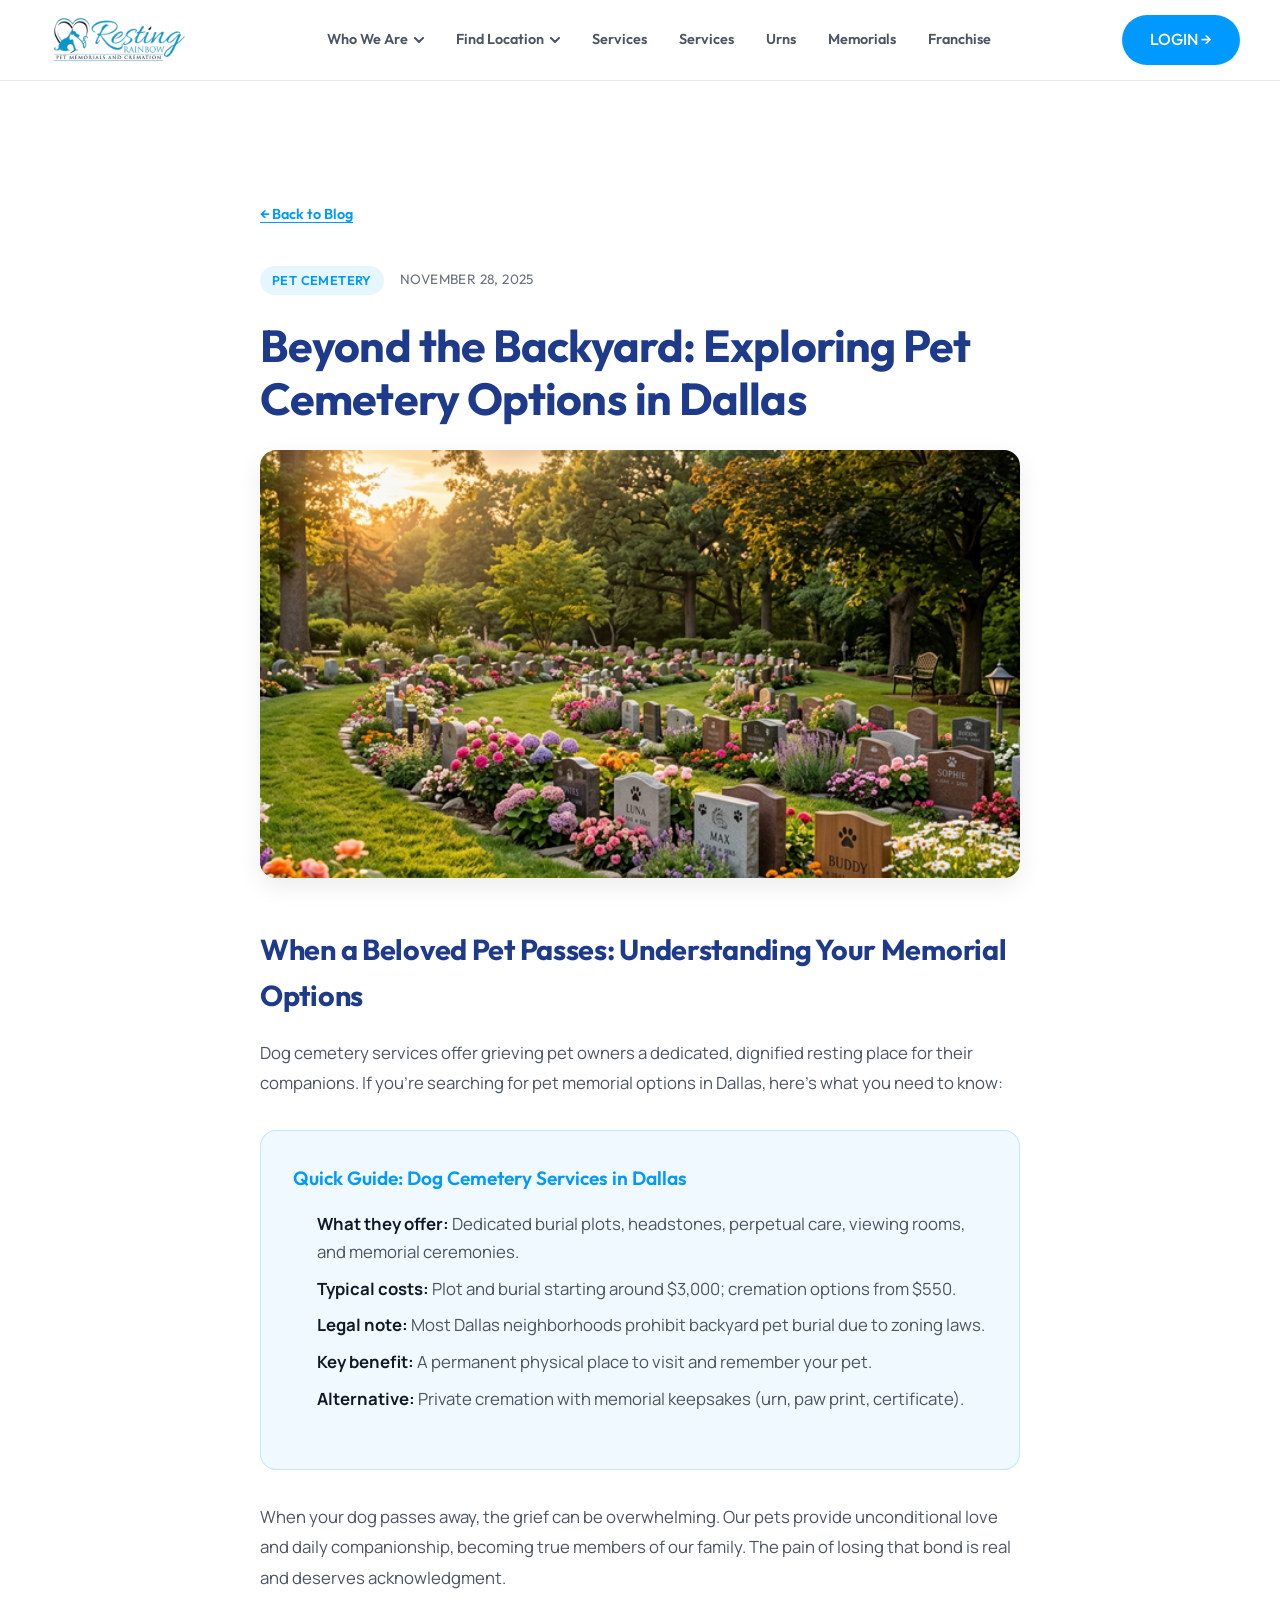
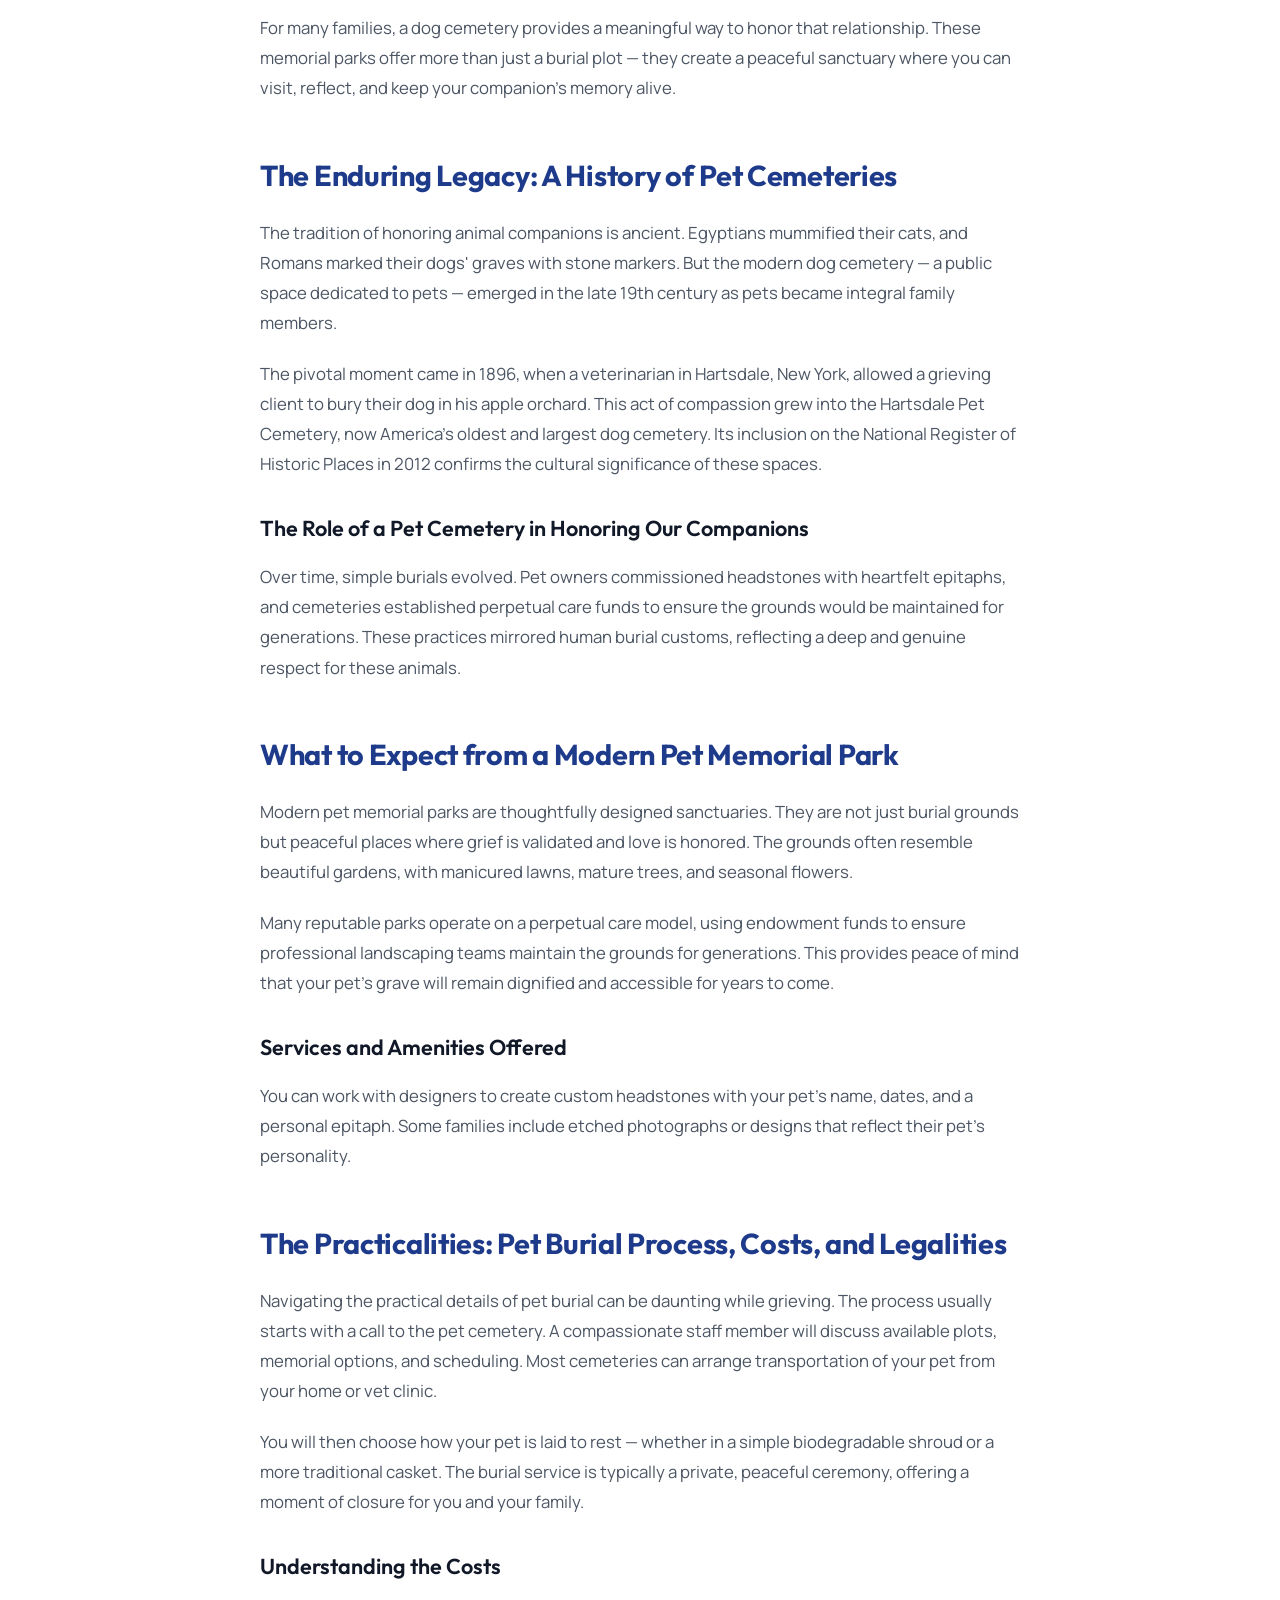
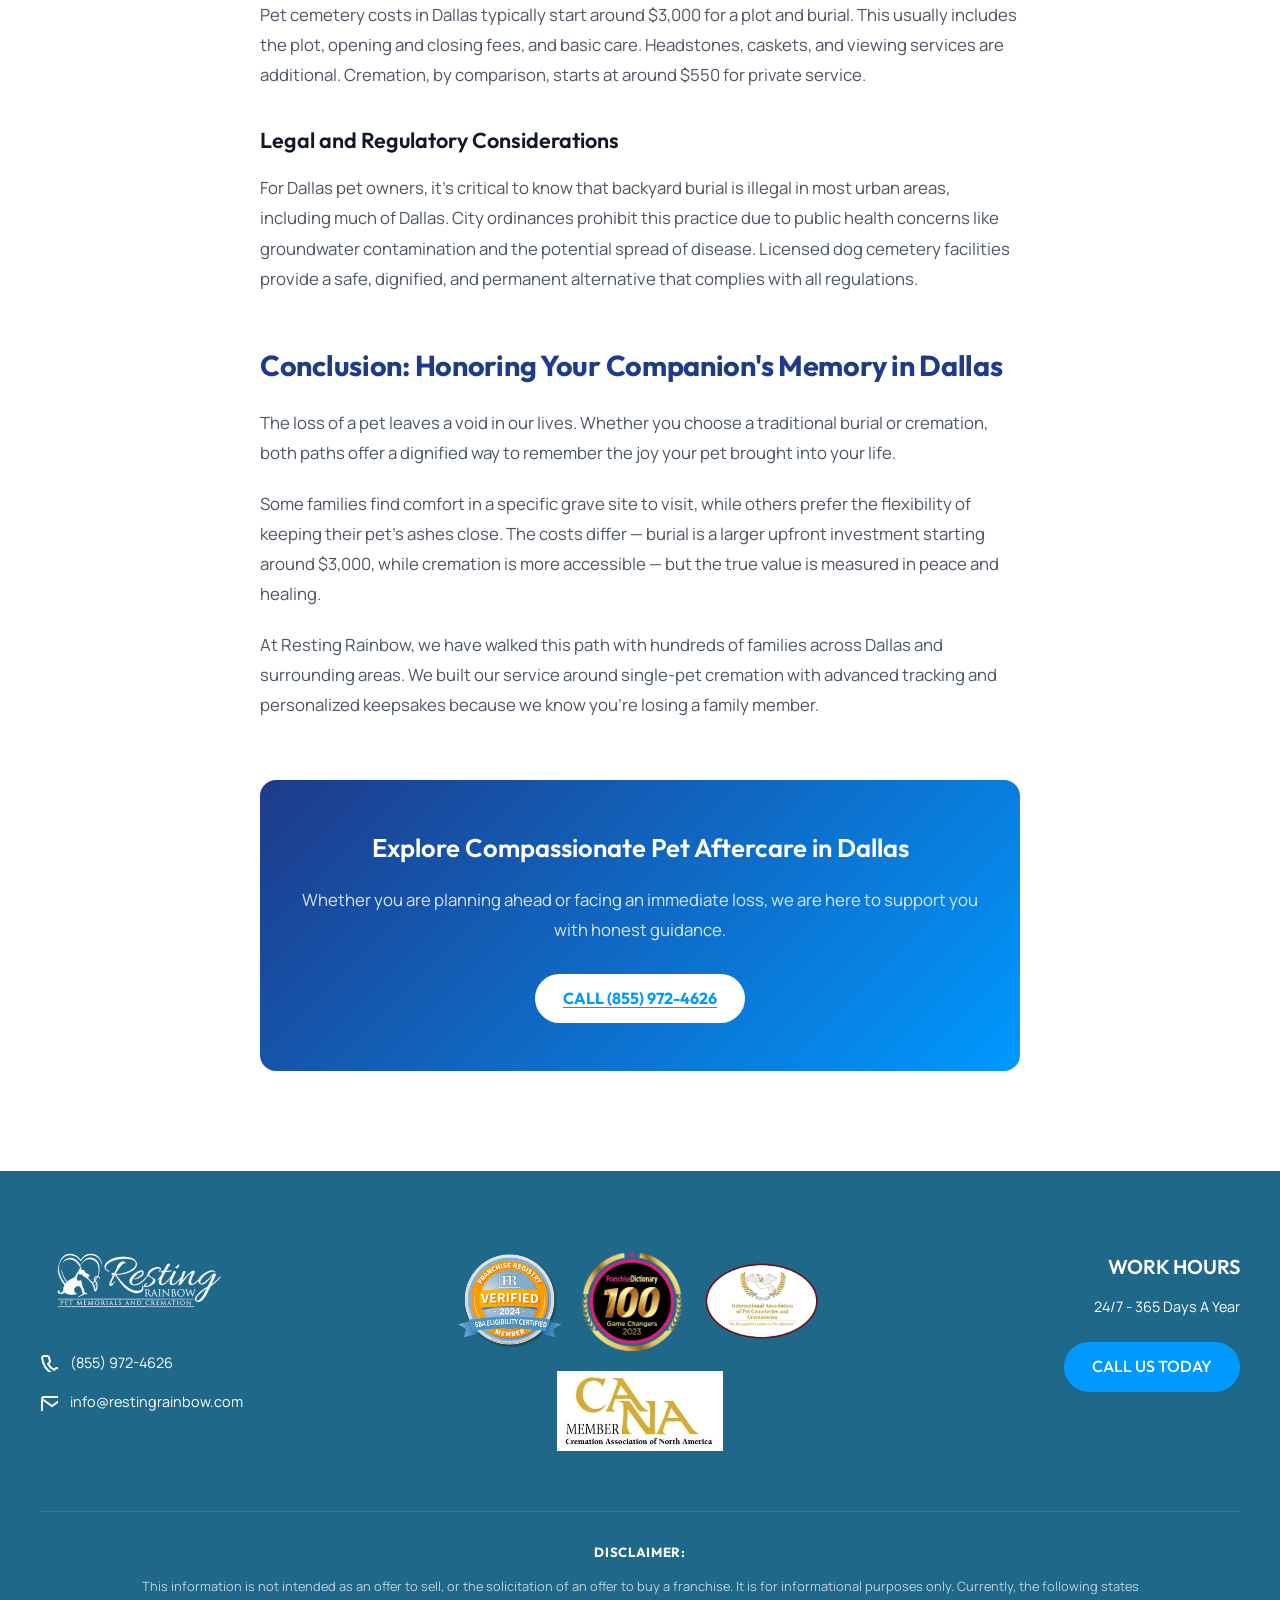
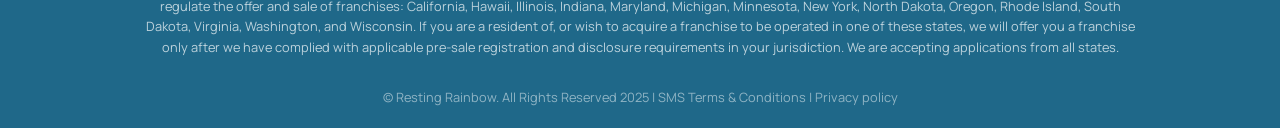
<file: blog-dog-cemetery.html>
<!DOCTYPE html>
<html lang="en">

<head>
    <meta charset="UTF-8">
    <meta name="viewport" content="width=device-width, initial-scale=1.0">
    <title>Beyond the Backyard: Exploring Pet Cemetery Options in Dallas | Resting Rainbow</title>
    <meta name="description"
        content="Discover Dallas dog cemetery options. Honor your pet's memory with dignified burial, costs, and legalities. Heal after loss.">
    <!-- Modern Tech Typography -->
    <link rel="preconnect" href="https://fonts.googleapis.com">
    <link rel="preconnect" href="https://fonts.gstatic.com" crossorigin>
    <link
        href="https://fonts.googleapis.com/css2?family=Manrope:wght@400;500;600;700;800&family=Outfit:wght@300;400;600;700;900&display=swap"
        rel="stylesheet">
    <link rel="stylesheet" href="styles.css">
    <link rel="stylesheet" href="blog.css">
</head>

<body>
    <!-- Modern Wide-Stance Navigation -->
    <header class="main-header" id="mainHeader">
        <nav class="nav-container">
            <a href="index.html" class="logo" aria-label="Resting Rainbow Home">
                <img src="images/RR_LOGO-removebg-preview.png" alt="Resting Rainbow Logo" class="logo-img">
            </a>

            <ul class="nav-links" id="navLinks">
                <li class="has-dropdown">
                    <a href="index.html">Who We Are <svg width="10" height="6" viewBox="0 0 10 6">
                            <path d="M1 1l4 4 4-4" stroke="currentColor" stroke-width="2" fill="none"
                                stroke-linecap="round" stroke-linejoin="round" />
                        </svg></a>
                </li>
                <li class="has-dropdown">
                    <a href="index.html">Find Location <svg width="10" height="6" viewBox="0 0 10 6">
                            <path d="M1 1l4 4 4-4" stroke="currentColor" stroke-width="2" fill="none"
                                stroke-linecap="round" stroke-linejoin="round" />
                        </svg></a>
                </li>
                <li><a href="index.html">Services</a></li>
                <li><a href="index.html">Services</a></li>
                <li><a href="index.html">Urns</a></li>
                <li><a href="index.html">Memorials</a></li>
                <li><a href="index.html">Franchise</a></li>
            </ul>

            <div class="nav-actions">
                <a href="#" class="btn-primary btn-pill">LOGIN →</a>
                <button class="mobile-toggle" id="mobileToggle" aria-label="Toggle navigation">
                    <span></span><span></span><span></span>
                </button>
            </div>
        </nav>
    </header>

    <article class="blog-article">
        <a href="index.html#blog" class="blog-back-link">← Back to Blog</a>

        <div class="blog-meta">
            <span class="blog-meta-tag">Pet Cemetery</span>
            <span>November 28, 2025</span>
        </div>

        <h1 class="blog-article-title">Beyond the Backyard: Exploring Pet Cemetery Options in Dallas</h1>

        <img src="images/blog-pet-cemetery.png" alt="Serene pet cemetery with flowers at golden hour"
            class="blog-hero-image">

        <h2>When a Beloved Pet Passes: Understanding Your Memorial Options</h2>
        <p>Dog cemetery services offer grieving pet owners a dedicated, dignified resting place for their companions. If
            you're searching for pet memorial options in Dallas, here's what you need to know:</p>

        <div class="blog-quick-guide">
            <h3>Quick Guide: Dog Cemetery Services in Dallas</h3>
            <ul>
                <li><strong>What they offer:</strong> Dedicated burial plots, headstones, perpetual care, viewing rooms,
                    and memorial ceremonies.</li>
                <li><strong>Typical costs:</strong> Plot and burial starting around $3,000; cremation options from $550.
                </li>
                <li><strong>Legal note:</strong> Most Dallas neighborhoods prohibit backyard pet burial due to zoning
                    laws.</li>
                <li><strong>Key benefit:</strong> A permanent physical place to visit and remember your pet.</li>
                <li><strong>Alternative:</strong> Private cremation with memorial keepsakes (urn, paw print,
                    certificate).</li>
            </ul>
        </div>

        <p>When your dog passes away, the grief can be overwhelming. Our pets provide unconditional love and daily
            companionship, becoming true members of our family. The pain of losing that bond is real and deserves
            acknowledgment.</p>

        <p>For many families, a dog cemetery provides a meaningful way to honor that relationship. These memorial parks
            offer more than just a burial plot — they create a peaceful sanctuary where you can visit, reflect, and keep
            your companion's memory alive.</p>

        <h2>The Enduring Legacy: A History of Pet Cemeteries</h2>
        <p>The tradition of honoring animal companions is ancient. Egyptians mummified their cats, and Romans marked
            their dogs' graves with stone markers. But the modern dog cemetery — a public space dedicated to pets —
            emerged in the late 19th century as pets became integral family members.</p>

        <p>The pivotal moment came in 1896, when a veterinarian in Hartsdale, New York, allowed a grieving client to
            bury their dog in his apple orchard. This act of compassion grew into the Hartsdale Pet Cemetery, now
            America's oldest and largest dog cemetery. Its inclusion on the National Register of Historic Places in 2012
            confirms the cultural significance of these spaces.</p>

        <h3>The Role of a Pet Cemetery in Honoring Our Companions</h3>
        <p>Over time, simple burials evolved. Pet owners commissioned headstones with heartfelt epitaphs, and cemeteries
            established perpetual care funds to ensure the grounds would be maintained for generations. These practices
            mirrored human burial customs, reflecting a deep and genuine respect for these animals.</p>

        <h2>What to Expect from a Modern Pet Memorial Park</h2>
        <p>Modern pet memorial parks are thoughtfully designed sanctuaries. They are not just burial grounds but
            peaceful
            places where grief is validated and love is honored. The grounds often resemble beautiful gardens, with
            manicured lawns, mature trees, and seasonal flowers.</p>

        <p>Many reputable parks operate on a perpetual care model, using endowment funds to ensure professional
            landscaping teams maintain the grounds for generations. This provides peace of mind that your pet's grave
            will remain dignified and accessible for years to come.</p>

        <h3>Services and Amenities Offered</h3>
        <p>You can work with designers to create custom headstones with your pet's name, dates, and a personal epitaph.
            Some families include etched photographs or designs that reflect their pet's personality.</p>

        <h2>The Practicalities: Pet Burial Process, Costs, and Legalities</h2>
        <p>Navigating the practical details of pet burial can be daunting while grieving. The process usually starts
            with
            a call to the pet cemetery. A compassionate staff member will discuss available plots, memorial options, and
            scheduling. Most cemeteries can arrange transportation of your pet from your home or vet clinic.</p>

        <p>You will then choose how your pet is laid to rest — whether in a simple biodegradable shroud or a more
            traditional casket. The burial service is typically a private, peaceful ceremony, offering a moment of
            closure for you and your family.</p>

        <h3>Understanding the Costs</h3>
        <p>Pet cemetery costs in Dallas typically start around $3,000 for a plot and burial. This usually includes the
            plot, opening and closing fees, and basic care. Headstones, caskets, and viewing services are additional.
            Cremation, by comparison, starts at around $550 for private service.</p>

        <h3>Legal and Regulatory Considerations</h3>
        <p>For Dallas pet owners, it's critical to know that backyard burial is illegal in most urban areas, including
            much of Dallas. City ordinances prohibit this practice due to public health concerns like groundwater
            contamination and the potential spread of disease. Licensed dog cemetery facilities provide a safe,
            dignified,
            and permanent alternative that complies with all regulations.</p>

        <h2>Conclusion: Honoring Your Companion's Memory in Dallas</h2>
        <p>The loss of a pet leaves a void in our lives. Whether you choose a traditional burial or cremation, both
            paths offer a dignified way to remember the joy your pet brought into your life.</p>

        <p>Some families find comfort in a specific grave site to visit, while others prefer the flexibility of keeping
            their pet's ashes close. The costs differ — burial is a larger upfront investment starting around $3,000,
            while cremation is more accessible — but the true value is measured in peace and healing.</p>

        <p>At Resting Rainbow, we have walked this path with hundreds of families across Dallas and surrounding areas.
            We built our service around single-pet cremation with advanced tracking and personalized keepsakes because
            we
            know you're losing a family member.</p>

        <div class="blog-cta-box">
            <h3>Explore Compassionate Pet Aftercare in Dallas</h3>
            <p>Whether you are planning ahead or facing an immediate loss, we are here to support you with honest
                guidance.</p>
            <a href="tel:8559724626" class="btn-primary btn-pill">CALL (855) 972-4626</a>
        </div>
    </article>

    <!-- Tech Footer -->
    <footer class="tech-footer" id="footer">
        <div class="container">
            <div class="footer-grid">
                <div class="footer-col brand-col">
                    <img src="images/RR_LOGO-removebg-preview.png" alt="Resting Rainbow Logo" class="footer-logo"
                        style="height: 60px; filter: brightness(0) invert(1);">
                    <div style="margin-top: 40px;">
                        <div
                            style="display: flex; align-items: center; gap: 12px; margin-bottom: 16px; font-size: 0.9rem;">
                            <svg width="18" height="18" fill="none" stroke="currentColor" stroke-width="2">
                                <path
                                    d="M22 16.92v3a2 2 0 0 1-2.18 2 19.79 19.79 0 0 1-8.63-3.07 19.5 19.5 0 0 1-6-6 19.79 19.79 0 0 1-3.07-8.67A2 2 0 0 1 4.11 2h3a2 2 0 0 1 2 1.72 12.84 12.84 0 0 0 .7 2.81 2 2 0 0 1-.45 2.11L8.09 9.91a16 16 0 0 0 6 6l1.27-1.27a2 2 0 0 1 2.11-.45 12.84 12.84 0 0 0 2.81.7A2 2 0 0 1 22 16.92z">
                                </path>
                            </svg>
                            (855) 972-4626
                        </div>
                        <div style="display: flex; align-items: center; gap: 12px; font-size: 0.9rem;">
                            <svg width="18" height="18" fill="none" stroke="currentColor" stroke-width="2">
                                <path d="M4 4h16c1.1 0 2 .9 2 2v12c0 1.1-.9 2-2 2H4c-1.1 0-2-.9-2-2V6c0-1.1.9-2 2-2z">
                                </path>
                                <polyline points="22,6 12,13 2,6"></polyline>
                            </svg>
                            info@restingrainbow.com
                        </div>
                    </div>
                </div>
                <div class="footer-col"
                    style="display: flex; align-items: center; gap: 20px; justify-content: center; flex-wrap: wrap;">
                    <img src="images/66b17350dc70d097176d1481_FR_Verified_24 logo-p-1600.webp" alt="Franchise Registry"
                        style="height: 100px;">
                    <img src="images/657b41ad373497504c31bed2_Game Changers Logo - 2023 (1).webp" alt="SBA ERTC"
                        style="height: 100px;">
                    <img src="images/64c5178e6f70b6de2bdd769b_international-association-of-pet-cemeteries-and-crematories-400x268.webp"
                        alt="IAOPCC" style="height: 80px;">
                    <img src="images/64c51799e3ffa0d0678b8820_cremation-association-of-noth-america (1).webp" alt="CANA"
                        style="height: 80px;">
                </div>
                <div class="footer-col" style="text-align: right;">
                    <h4 class="footer-heading" style="margin-bottom: 12px;">WORK HOURS</h4>
                    <p style="font-size: 0.9rem; margin-bottom: 24px;">24/7 - 365 Days A Year</p>
                    <a href="#" class="btn-primary btn-pill">CALL US TODAY</a>
                </div>
            </div>
            <div style="border-top: 1px solid rgba(255,255,255,0.1); padding-top: 30px; text-align: center;">
                <h5 style="font-family: var(--font-head); margin-bottom: 12px; letter-spacing: 0.05em;">DISCLAIMER:</h5>
                <p
                    style="font-size: 0.8rem; color: rgba(255,255,255,0.7); max-width: 1000px; margin: 0 auto; line-height: 1.6;">
                    This information is not intended as an offer to sell, or the solicitation of an offer to buy a
                    franchise. It is for informational purposes only. Currently, the following states regulate the offer
                    and sale of franchises: California, Hawaii, Illinois, Indiana, Maryland, Michigan, Minnesota, New
                    York, North Dakota, Oregon, Rhode Island, South Dakota, Virginia, Washington, and Wisconsin. If you
                    are a resident of, or wish to acquire a franchise to be operated in one of these states, we will
                    offer you a franchise only after we have complied with applicable pre-sale registration and
                    disclosure requirements in your jurisdiction. We are accepting applications from all states.
                </p>
                <div style="margin-top: 30px; font-size: 0.8rem; color: rgba(255,255,255,0.5);">
                    © Resting Rainbow. All Rights Reserved 2025 | SMS Terms & Conditions | Privacy policy
                </div>
            </div>
        </div>
    </footer>

    <script src="script.js"></script>
</body>

</html>
</file>
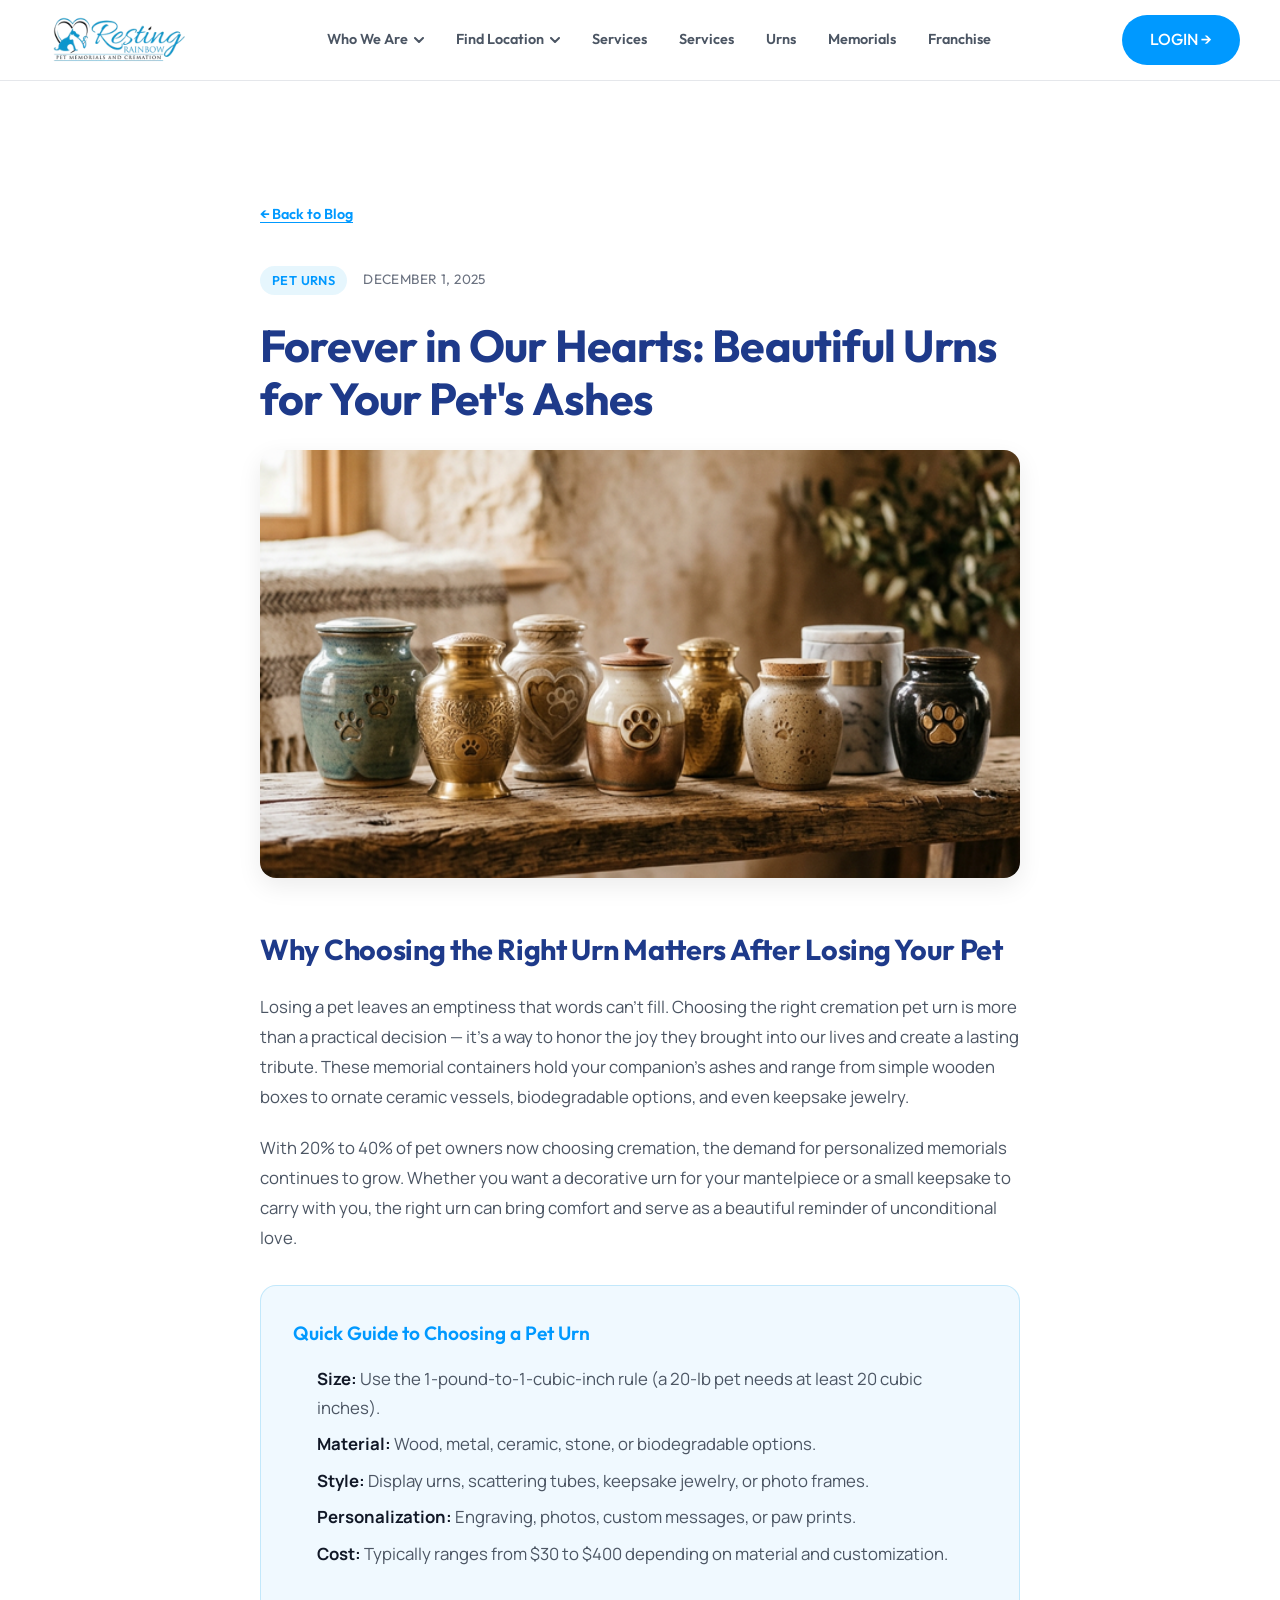
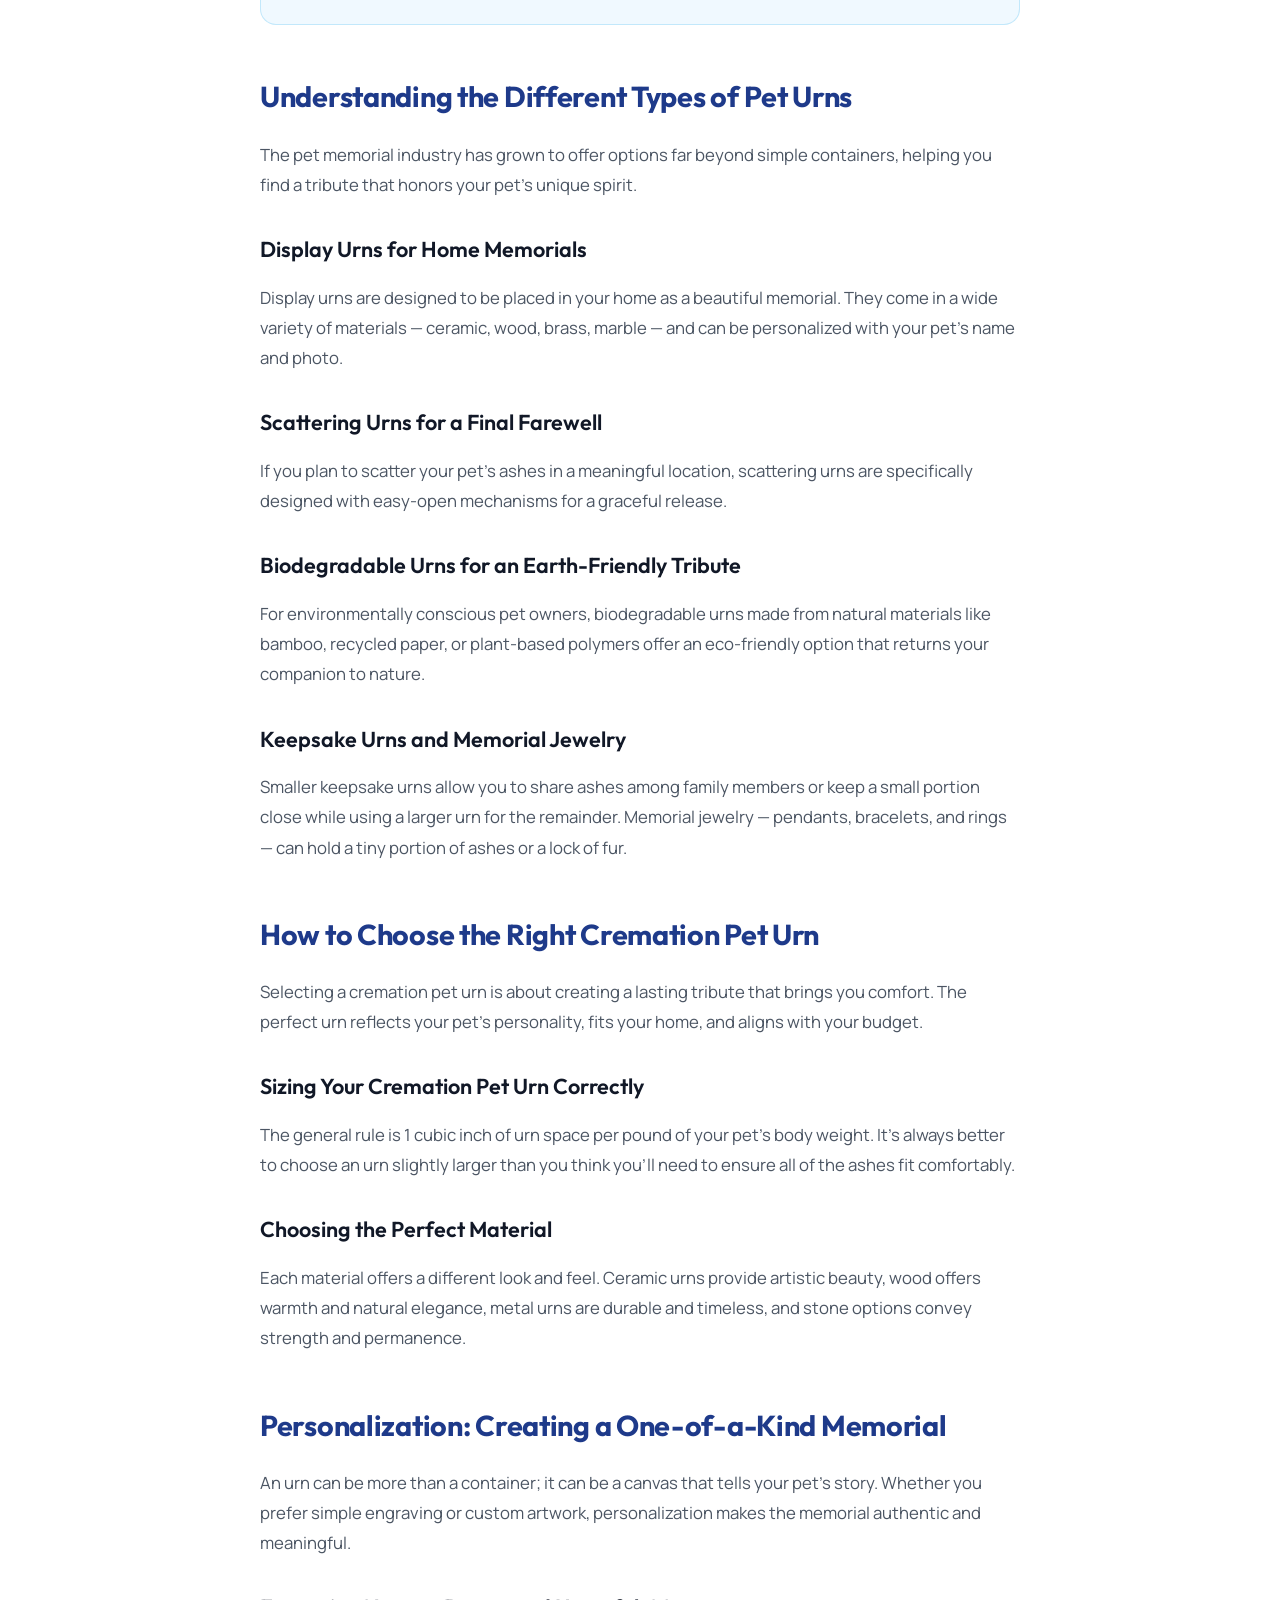
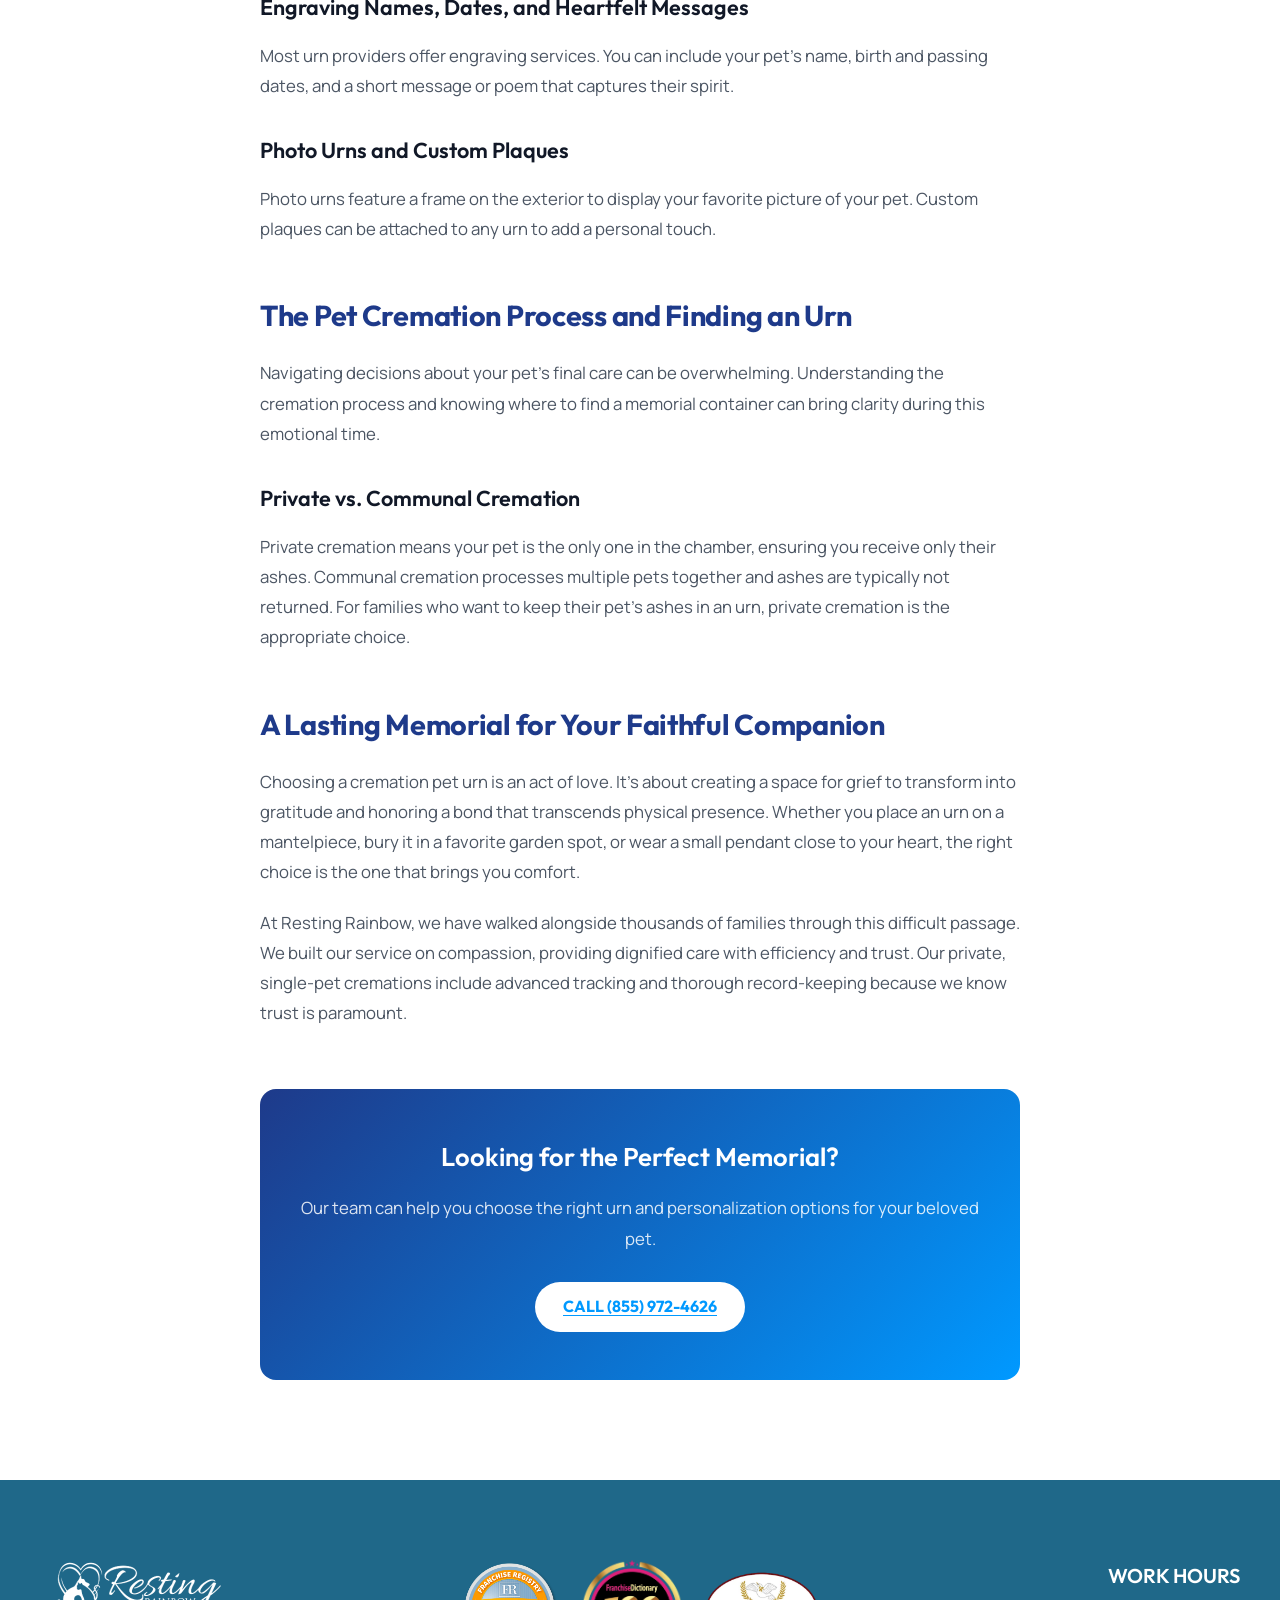
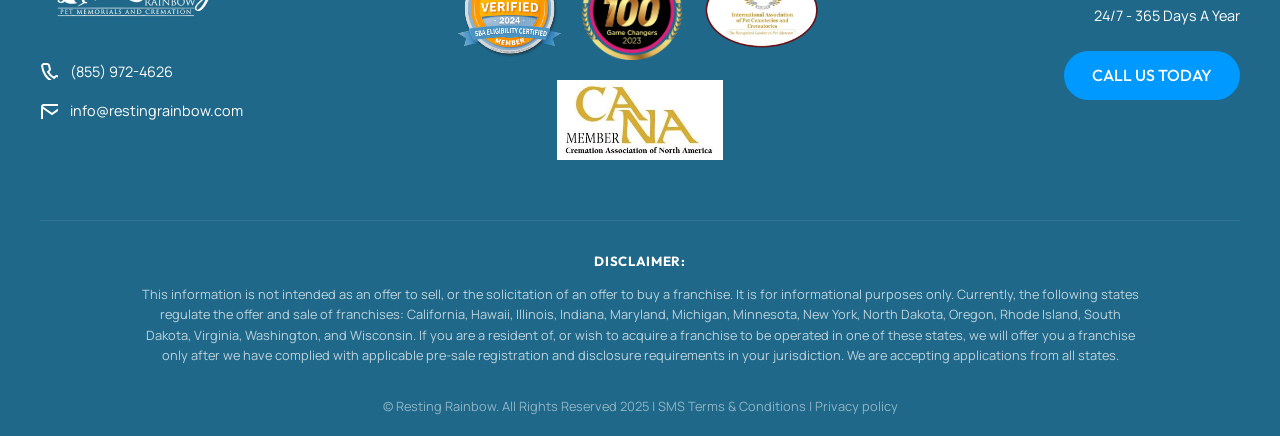
<file: blog-pet-urns.html>
<!DOCTYPE html>
<html lang="en">

<head>
    <meta charset="UTF-8">
    <meta name="viewport" content="width=device-width, initial-scale=1.0">
    <title>Forever in Our Hearts: Beautiful Urns for Your Pet's Ashes | Resting Rainbow</title>
    <meta name="description"
        content="Honor your pet with beautiful cremation pet urns. Discover types, sizing, personalization, and how to choose the perfect memorial.">
    <!-- Modern Tech Typography -->
    <link rel="preconnect" href="https://fonts.googleapis.com">
    <link rel="preconnect" href="https://fonts.gstatic.com" crossorigin>
    <link
        href="https://fonts.googleapis.com/css2?family=Manrope:wght@400;500;600;700;800&family=Outfit:wght@300;400;600;700;900&display=swap"
        rel="stylesheet">
    <link rel="stylesheet" href="styles.css">
    <link rel="stylesheet" href="blog.css">
</head>

<body>
    <!-- Modern Wide-Stance Navigation -->
    <header class="main-header" id="mainHeader">
        <nav class="nav-container">
            <a href="index.html" class="logo" aria-label="Resting Rainbow Home">
                <img src="images/RR_LOGO-removebg-preview.png" alt="Resting Rainbow Logo" class="logo-img">
            </a>

            <ul class="nav-links" id="navLinks">
                <li class="has-dropdown">
                    <a href="index.html">Who We Are <svg width="10" height="6" viewBox="0 0 10 6">
                            <path d="M1 1l4 4 4-4" stroke="currentColor" stroke-width="2" fill="none"
                                stroke-linecap="round" stroke-linejoin="round" />
                        </svg></a>
                </li>
                <li class="has-dropdown">
                    <a href="index.html">Find Location <svg width="10" height="6" viewBox="0 0 10 6">
                            <path d="M1 1l4 4 4-4" stroke="currentColor" stroke-width="2" fill="none"
                                stroke-linecap="round" stroke-linejoin="round" />
                        </svg></a>
                </li>
                <li><a href="index.html">Services</a></li>
                <li><a href="index.html">Services</a></li>
                <li><a href="index.html">Urns</a></li>
                <li><a href="index.html">Memorials</a></li>
                <li><a href="index.html">Franchise</a></li>
            </ul>

            <div class="nav-actions">
                <a href="#" class="btn-primary btn-pill">LOGIN →</a>
                <button class="mobile-toggle" id="mobileToggle" aria-label="Toggle navigation">
                    <span></span><span></span><span></span>
                </button>
            </div>
        </nav>
    </header>

    <article class="blog-article">
        <a href="index.html#blog" class="blog-back-link">← Back to Blog</a>

        <div class="blog-meta">
            <span class="blog-meta-tag">Pet Urns</span>
            <span>December 1, 2025</span>
        </div>

        <h1 class="blog-article-title">Forever in Our Hearts: Beautiful Urns for Your Pet's Ashes</h1>

        <img src="images/blog-pet-urns.png" alt="Collection of beautiful pet cremation urns" class="blog-hero-image">

        <h2>Why Choosing the Right Urn Matters After Losing Your Pet</h2>
        <p>Losing a pet leaves an emptiness that words can't fill. Choosing the right cremation pet urn is more than a
            practical decision — it's a way to honor the joy they brought into our lives and create a lasting tribute.
            These memorial containers hold your companion's ashes and range from simple wooden boxes to ornate ceramic
            vessels, biodegradable options, and even keepsake jewelry.</p>

        <p>With 20% to 40% of pet owners now choosing cremation, the demand for personalized memorials continues to
            grow. Whether you want a decorative urn for your mantelpiece or a small keepsake to carry with you, the
            right urn can bring comfort and serve as a beautiful reminder of unconditional love.</p>

        <div class="blog-quick-guide">
            <h3>Quick Guide to Choosing a Pet Urn</h3>
            <ul>
                <li><strong>Size:</strong> Use the 1-pound-to-1-cubic-inch rule (a 20-lb pet needs at least 20 cubic
                    inches).</li>
                <li><strong>Material:</strong> Wood, metal, ceramic, stone, or biodegradable options.</li>
                <li><strong>Style:</strong> Display urns, scattering tubes, keepsake jewelry, or photo frames.</li>
                <li><strong>Personalization:</strong> Engraving, photos, custom messages, or paw prints.</li>
                <li><strong>Cost:</strong> Typically ranges from $30 to $400 depending on material and customization.
                </li>
            </ul>
        </div>

        <h2>Understanding the Different Types of Pet Urns</h2>
        <p>The pet memorial industry has grown to offer options far beyond simple containers, helping you find a tribute
            that honors your pet's unique spirit.</p>

        <h3>Display Urns for Home Memorials</h3>
        <p>Display urns are designed to be placed in your home as a beautiful memorial. They come in a wide variety of
            materials — ceramic, wood, brass, marble — and can be personalized with your pet's name and photo.</p>

        <h3>Scattering Urns for a Final Farewell</h3>
        <p>If you plan to scatter your pet's ashes in a meaningful location, scattering urns are specifically designed
            with easy-open mechanisms for a graceful release.</p>

        <h3>Biodegradable Urns for an Earth-Friendly Tribute</h3>
        <p>For environmentally conscious pet owners, biodegradable urns made from natural materials like bamboo,
            recycled paper, or plant-based polymers offer an eco-friendly option that returns your companion to nature.
        </p>

        <h3>Keepsake Urns and Memorial Jewelry</h3>
        <p>Smaller keepsake urns allow you to share ashes among family members or keep a small portion close while using
            a larger urn for the remainder. Memorial jewelry — pendants, bracelets, and rings — can hold a tiny portion
            of ashes or a lock of fur.</p>

        <h2>How to Choose the Right Cremation Pet Urn</h2>
        <p>Selecting a cremation pet urn is about creating a lasting tribute that brings you comfort. The perfect urn
            reflects your pet's personality, fits your home, and aligns with your budget.</p>

        <h3>Sizing Your Cremation Pet Urn Correctly</h3>
        <p>The general rule is 1 cubic inch of urn space per pound of your pet's body weight. It's always better to
            choose an urn slightly larger than you think you'll need to ensure all of the ashes fit comfortably.</p>

        <h3>Choosing the Perfect Material</h3>
        <p>Each material offers a different look and feel. Ceramic urns provide artistic beauty, wood offers warmth and
            natural elegance, metal urns are durable and timeless, and stone options convey strength and permanence.</p>

        <h2>Personalization: Creating a One-of-a-Kind Memorial</h2>
        <p>An urn can be more than a container; it can be a canvas that tells your pet's story. Whether you prefer
            simple engraving or custom artwork, personalization makes the memorial authentic and meaningful.</p>

        <h3>Engraving Names, Dates, and Heartfelt Messages</h3>
        <p>Most urn providers offer engraving services. You can include your pet's name, birth and passing dates, and a
            short message or poem that captures their spirit.</p>

        <h3>Photo Urns and Custom Plaques</h3>
        <p>Photo urns feature a frame on the exterior to display your favorite picture of your pet. Custom plaques can
            be attached to any urn to add a personal touch.</p>

        <h2>The Pet Cremation Process and Finding an Urn</h2>
        <p>Navigating decisions about your pet's final care can be overwhelming. Understanding the cremation process and
            knowing where to find a memorial container can bring clarity during this emotional time.</p>

        <h3>Private vs. Communal Cremation</h3>
        <p>Private cremation means your pet is the only one in the chamber, ensuring you receive only their ashes.
            Communal cremation processes multiple pets together and ashes are typically not returned. For families who
            want to keep their pet's ashes in an urn, private cremation is the appropriate choice.</p>

        <h2>A Lasting Memorial for Your Faithful Companion</h2>
        <p>Choosing a cremation pet urn is an act of love. It's about creating a space for grief to transform into
            gratitude and honoring a bond that transcends physical presence. Whether you place an urn on a mantelpiece,
            bury it in a favorite garden spot, or wear a small pendant close to your heart, the right choice is the one
            that brings you comfort.</p>

        <p>At Resting Rainbow, we have walked alongside thousands of families through this difficult passage. We built
            our service on compassion, providing dignified care with efficiency and trust. Our private, single-pet
            cremations include advanced tracking and thorough record-keeping because we know trust is paramount.</p>

        <div class="blog-cta-box">
            <h3>Looking for the Perfect Memorial?</h3>
            <p>Our team can help you choose the right urn and personalization options for your beloved pet.</p>
            <a href="tel:8559724626" class="btn-primary btn-pill">CALL (855) 972-4626</a>
        </div>
    </article>

    <!-- Tech Footer -->
    <footer class="tech-footer" id="footer">
        <div class="container">
            <div class="footer-grid">
                <div class="footer-col brand-col">
                    <img src="images/RR_LOGO-removebg-preview.png" alt="Resting Rainbow Logo" class="footer-logo"
                        style="height: 60px; filter: brightness(0) invert(1);">
                    <div style="margin-top: 40px;">
                        <div
                            style="display: flex; align-items: center; gap: 12px; margin-bottom: 16px; font-size: 0.9rem;">
                            <svg width="18" height="18" fill="none" stroke="currentColor" stroke-width="2">
                                <path
                                    d="M22 16.92v3a2 2 0 0 1-2.18 2 19.79 19.79 0 0 1-8.63-3.07 19.5 19.5 0 0 1-6-6 19.79 19.79 0 0 1-3.07-8.67A2 2 0 0 1 4.11 2h3a2 2 0 0 1 2 1.72 12.84 12.84 0 0 0 .7 2.81 2 2 0 0 1-.45 2.11L8.09 9.91a16 16 0 0 0 6 6l1.27-1.27a2 2 0 0 1 2.11-.45 12.84 12.84 0 0 0 2.81.7A2 2 0 0 1 22 16.92z">
                                </path>
                            </svg>
                            (855) 972-4626
                        </div>
                        <div style="display: flex; align-items: center; gap: 12px; font-size: 0.9rem;">
                            <svg width="18" height="18" fill="none" stroke="currentColor" stroke-width="2">
                                <path d="M4 4h16c1.1 0 2 .9 2 2v12c0 1.1-.9 2-2 2H4c-1.1 0-2-.9-2-2V6c0-1.1.9-2 2-2z">
                                </path>
                                <polyline points="22,6 12,13 2,6"></polyline>
                            </svg>
                            info@restingrainbow.com
                        </div>
                    </div>
                </div>
                <div class="footer-col"
                    style="display: flex; align-items: center; gap: 20px; justify-content: center; flex-wrap: wrap;">
                    <img src="images/66b17350dc70d097176d1481_FR_Verified_24 logo-p-1600.webp" alt="Franchise Registry"
                        style="height: 100px;">
                    <img src="images/657b41ad373497504c31bed2_Game Changers Logo - 2023 (1).webp" alt="SBA ERTC"
                        style="height: 100px;">
                    <img src="images/64c5178e6f70b6de2bdd769b_international-association-of-pet-cemeteries-and-crematories-400x268.webp"
                        alt="IAOPCC" style="height: 80px;">
                    <img src="images/64c51799e3ffa0d0678b8820_cremation-association-of-noth-america (1).webp" alt="CANA"
                        style="height: 80px;">
                </div>
                <div class="footer-col" style="text-align: right;">
                    <h4 class="footer-heading" style="margin-bottom: 12px;">WORK HOURS</h4>
                    <p style="font-size: 0.9rem; margin-bottom: 24px;">24/7 - 365 Days A Year</p>
                    <a href="#" class="btn-primary btn-pill">CALL US TODAY</a>
                </div>
            </div>
            <div style="border-top: 1px solid rgba(255,255,255,0.1); padding-top: 30px; text-align: center;">
                <h5 style="font-family: var(--font-head); margin-bottom: 12px; letter-spacing: 0.05em;">DISCLAIMER:</h5>
                <p
                    style="font-size: 0.8rem; color: rgba(255,255,255,0.7); max-width: 1000px; margin: 0 auto; line-height: 1.6;">
                    This information is not intended as an offer to sell, or the solicitation of an offer to buy a
                    franchise. It is for informational purposes only. Currently, the following states regulate the offer
                    and sale of franchises: California, Hawaii, Illinois, Indiana, Maryland, Michigan, Minnesota, New
                    York, North Dakota, Oregon, Rhode Island, South Dakota, Virginia, Washington, and Wisconsin. If you
                    are a resident of, or wish to acquire a franchise to be operated in one of these states, we will
                    offer you a franchise only after we have complied with applicable pre-sale registration and
                    disclosure requirements in your jurisdiction. We are accepting applications from all states.
                </p>
                <div style="margin-top: 30px; font-size: 0.8rem; color: rgba(255,255,255,0.5);">
                    © Resting Rainbow. All Rights Reserved 2025 | SMS Terms & Conditions | Privacy policy
                </div>
            </div>
        </div>
    </footer>

    <script src="script.js"></script>
</body>

</html>
</file>
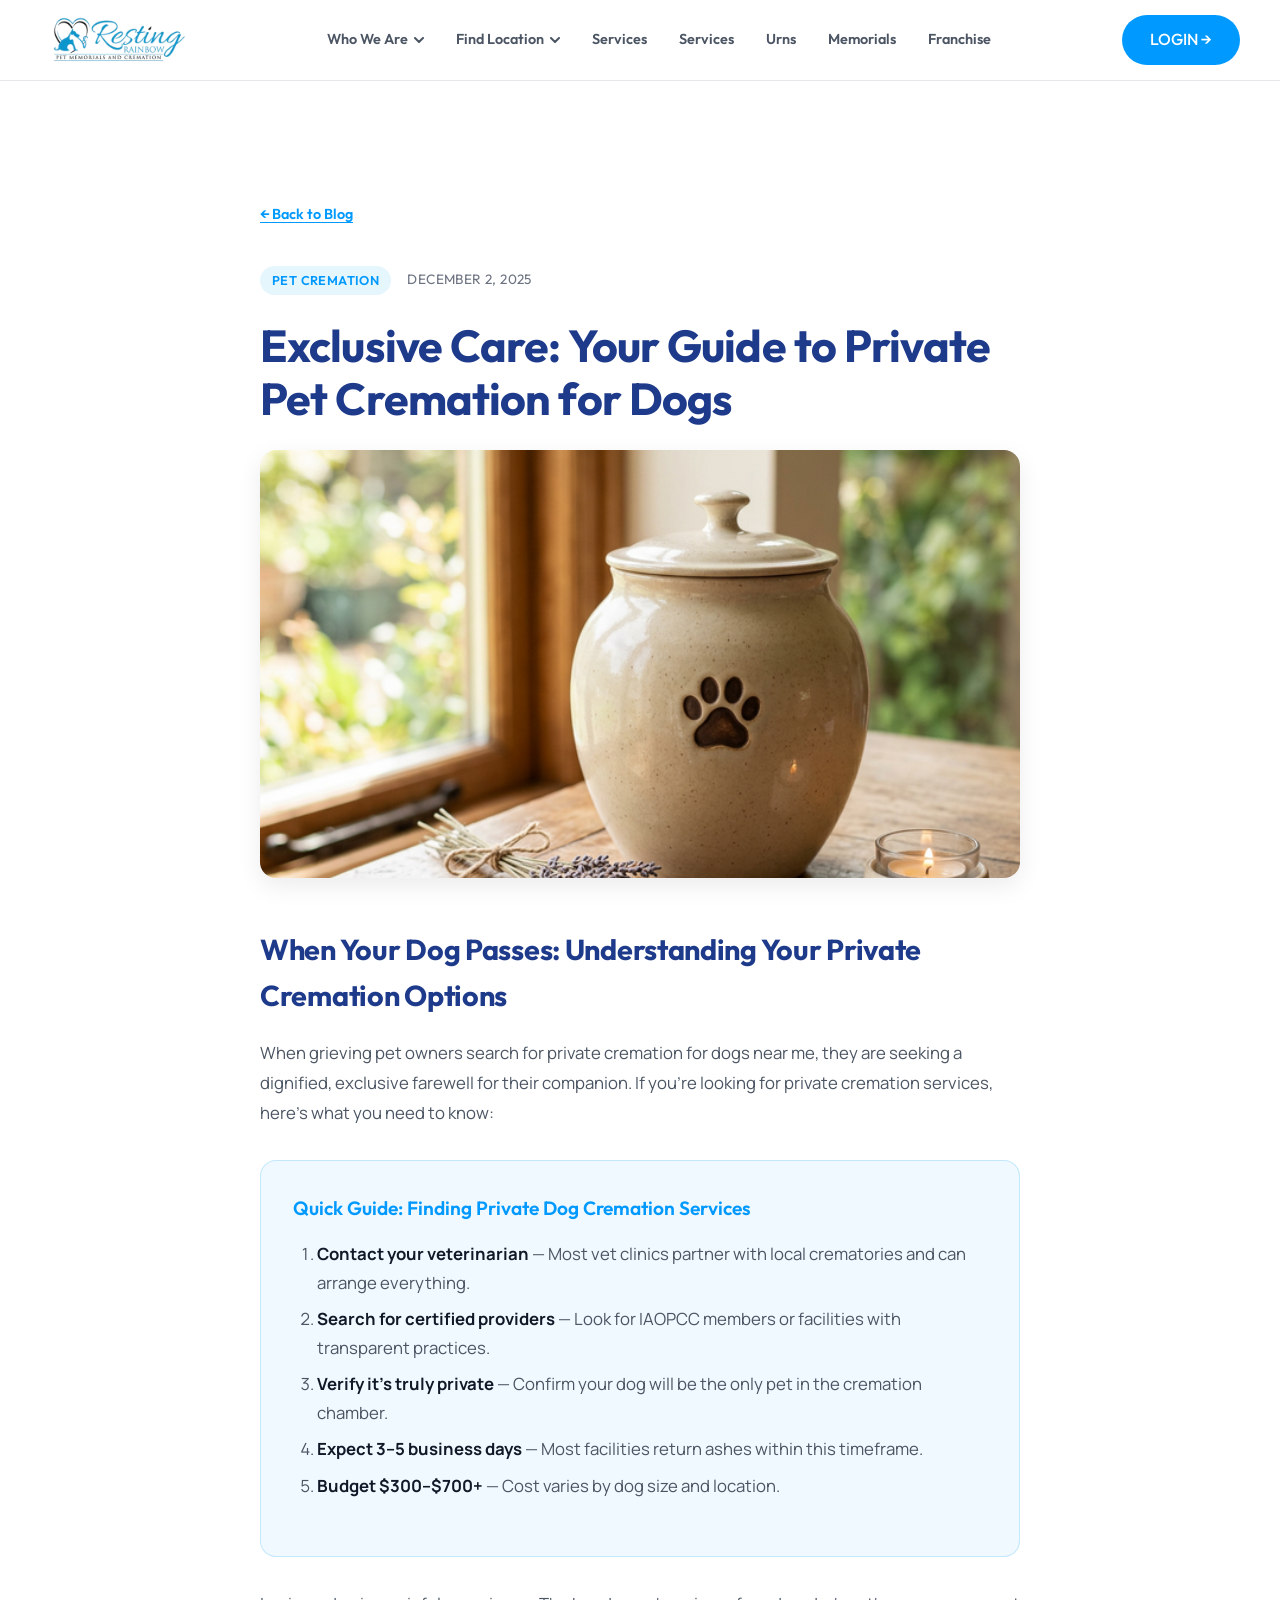
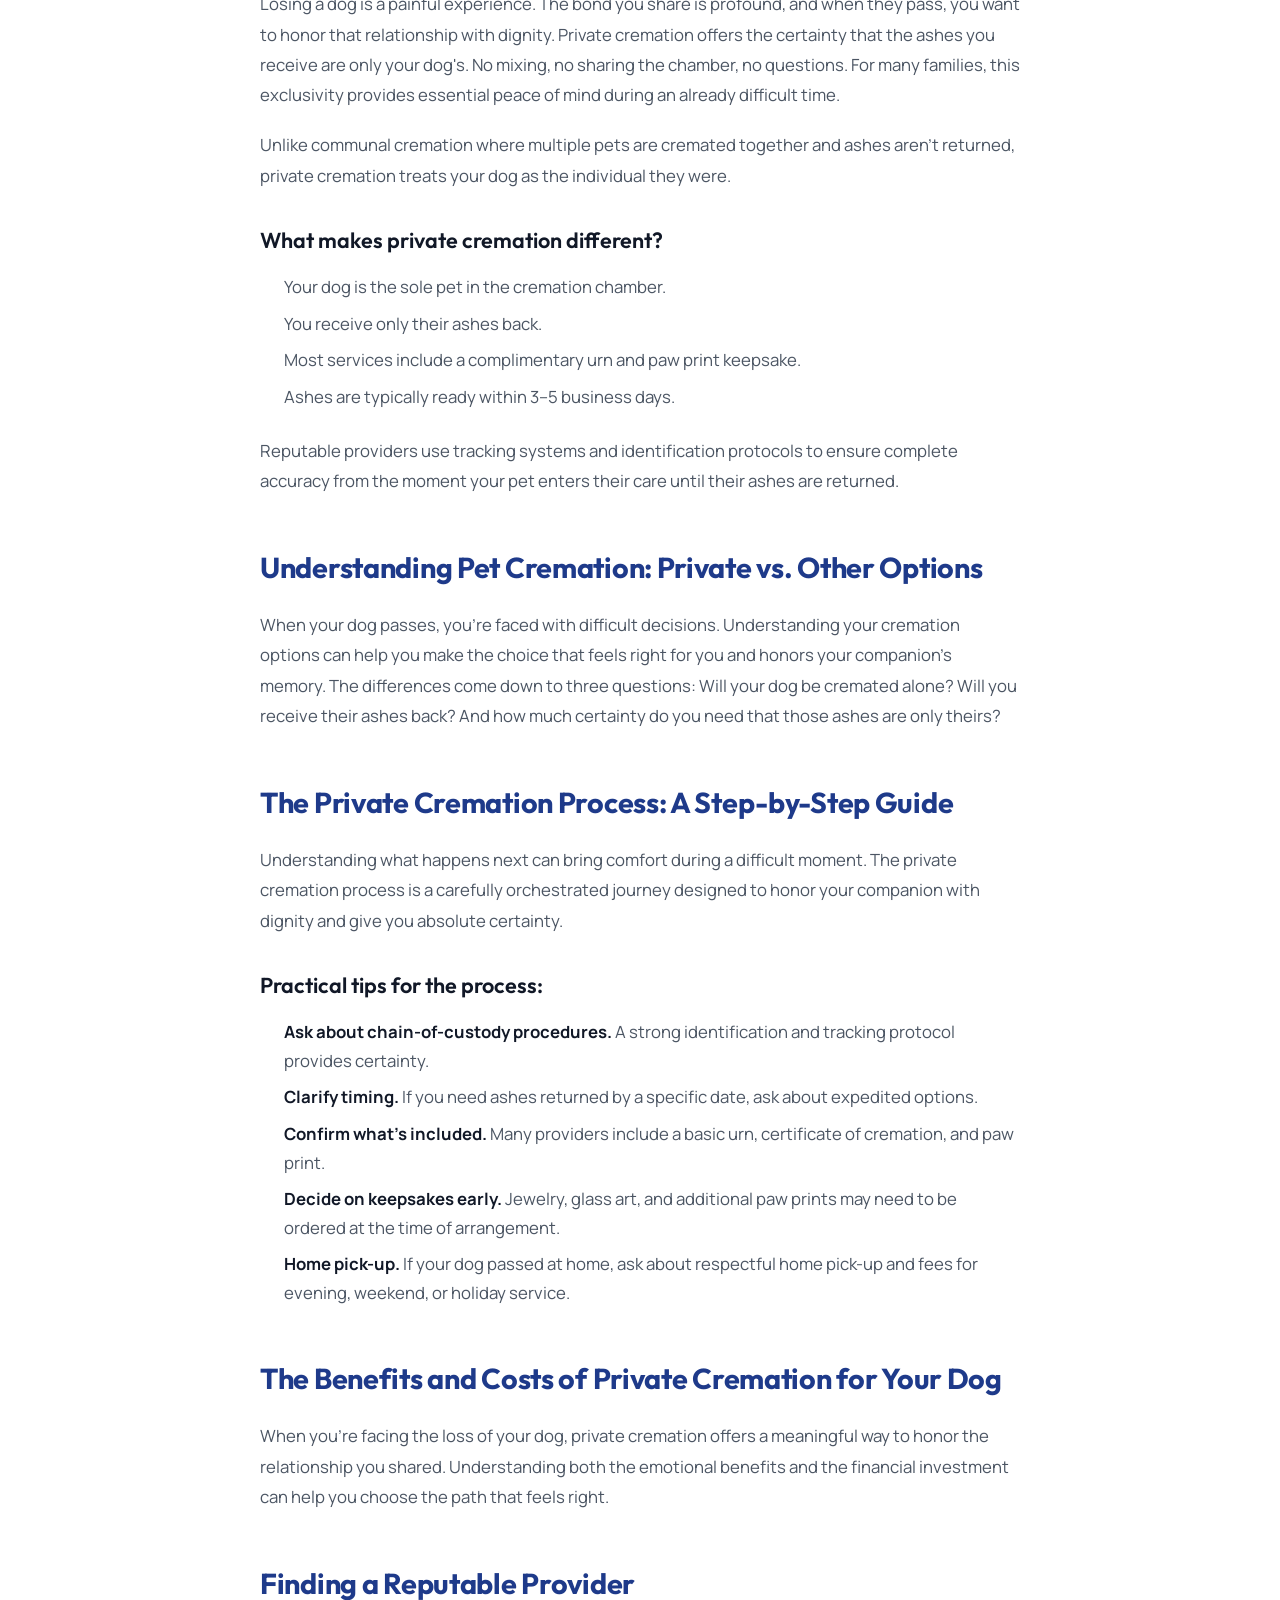
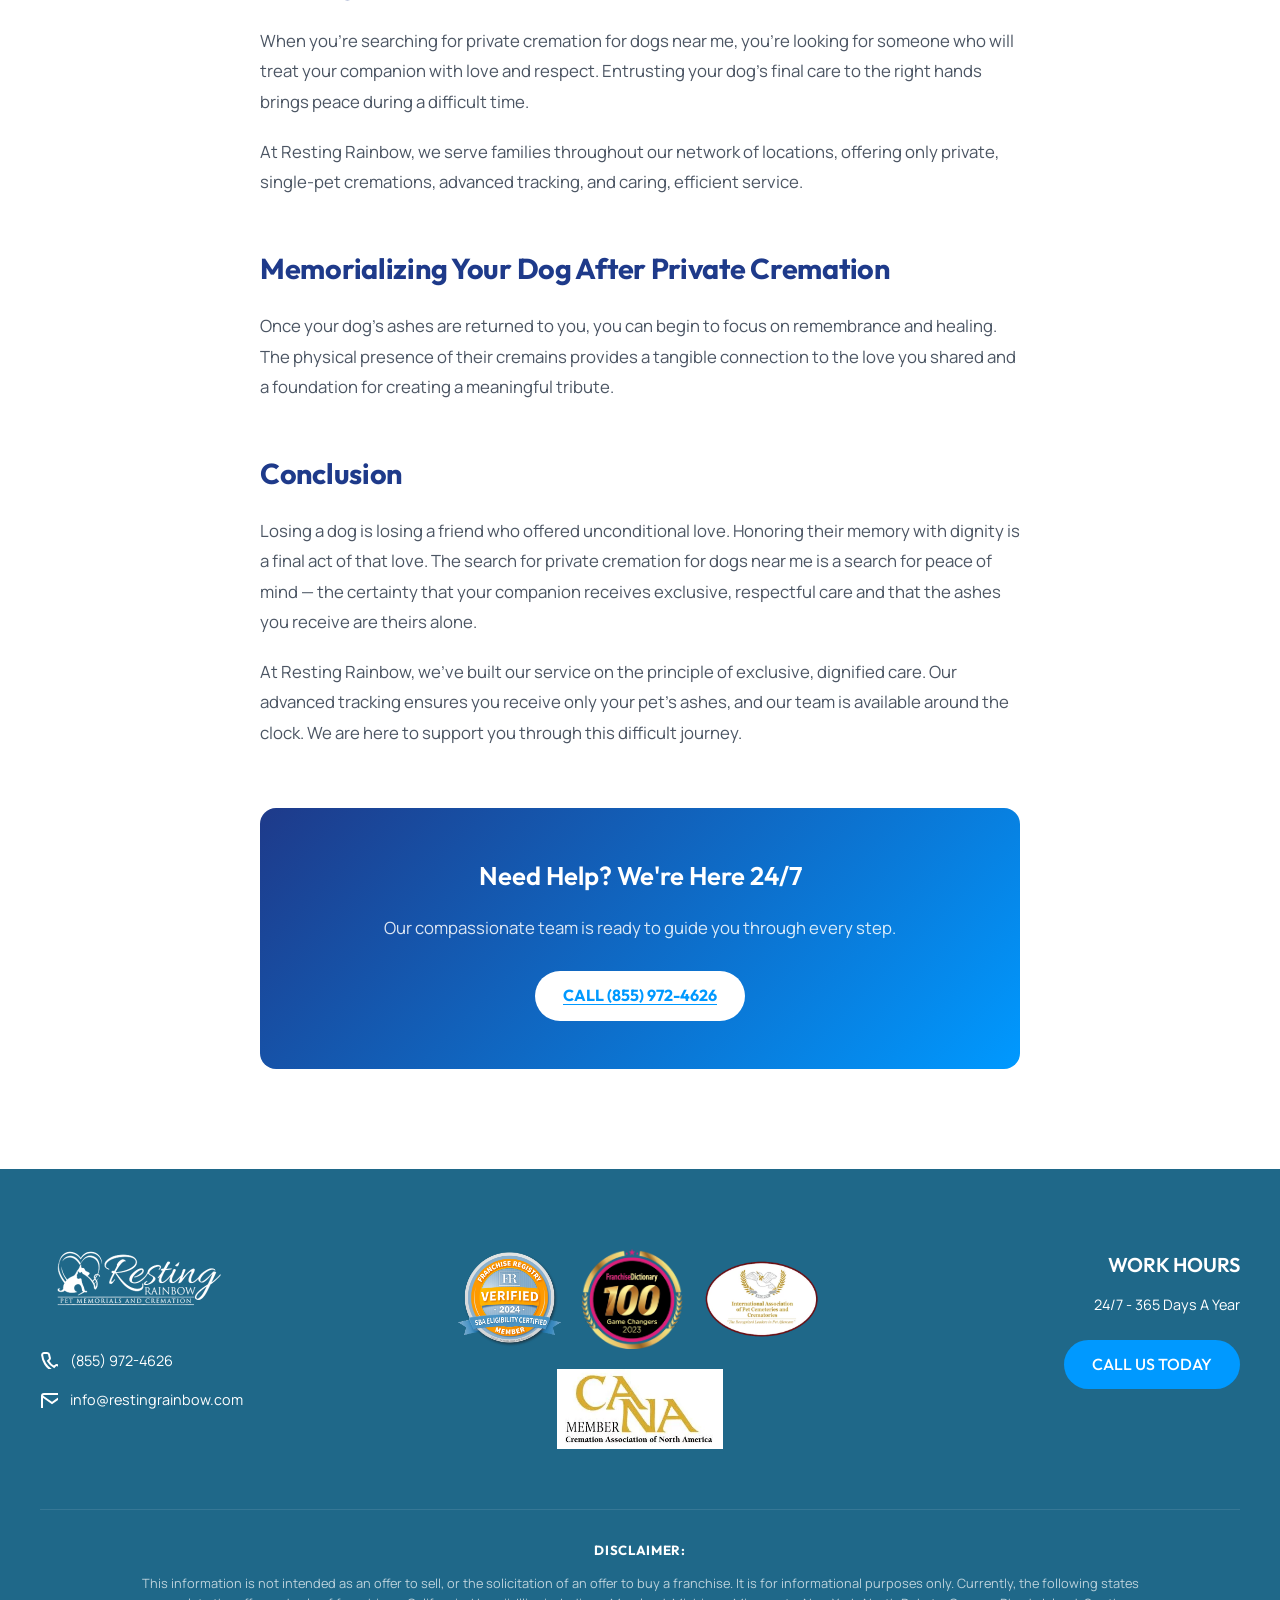
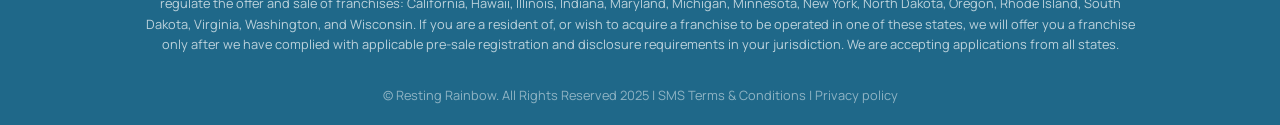
<file: blog-private-cremation.html>
<!DOCTYPE html>
<html lang="en">

<head>
    <meta charset="UTF-8">
    <meta name="viewport" content="width=device-width, initial-scale=1.0">
    <title>Exclusive Care: Your Guide to Private Pet Cremation for Dogs | Resting Rainbow</title>
    <meta name="description"
        content="Find dignified private cremation for dogs near me. Learn options, process, costs & how to choose a provider for a respectful farewell.">
    <!-- Modern Tech Typography -->
    <link rel="preconnect" href="https://fonts.googleapis.com">
    <link rel="preconnect" href="https://fonts.gstatic.com" crossorigin>
    <link
        href="https://fonts.googleapis.com/css2?family=Manrope:wght@400;500;600;700;800&family=Outfit:wght@300;400;600;700;900&display=swap"
        rel="stylesheet">
    <link rel="stylesheet" href="styles.css">
    <link rel="stylesheet" href="blog.css">
</head>

<body>
    <!-- Modern Wide-Stance Navigation -->
    <header class="main-header" id="mainHeader">
        <nav class="nav-container">
            <a href="index.html" class="logo" aria-label="Resting Rainbow Home">
                <img src="images/RR_LOGO-removebg-preview.png" alt="Resting Rainbow Logo" class="logo-img">
            </a>

            <ul class="nav-links" id="navLinks">
                <li class="has-dropdown">
                    <a href="index.html">Who We Are <svg width="10" height="6" viewBox="0 0 10 6">
                            <path d="M1 1l4 4 4-4" stroke="currentColor" stroke-width="2" fill="none"
                                stroke-linecap="round" stroke-linejoin="round" />
                        </svg></a>
                </li>
                <li class="has-dropdown">
                    <a href="index.html">Find Location <svg width="10" height="6" viewBox="0 0 10 6">
                            <path d="M1 1l4 4 4-4" stroke="currentColor" stroke-width="2" fill="none"
                                stroke-linecap="round" stroke-linejoin="round" />
                        </svg></a>
                </li>
                <li><a href="index.html">Services</a></li>
                <li><a href="index.html">Services</a></li>
                <li><a href="index.html">Urns</a></li>
                <li><a href="index.html">Memorials</a></li>
                <li><a href="index.html">Franchise</a></li>
            </ul>

            <div class="nav-actions">
                <a href="#" class="btn-primary btn-pill">LOGIN →</a>
                <button class="mobile-toggle" id="mobileToggle" aria-label="Toggle navigation">
                    <span></span><span></span><span></span>
                </button>
            </div>
        </nav>
    </header>

    <article class="blog-article">
        <a href="index.html#blog" class="blog-back-link">← Back to Blog</a>

        <div class="blog-meta">
            <span class="blog-meta-tag">Pet Cremation</span>
            <span>December 2, 2025</span>
        </div>

        <h1 class="blog-article-title">Exclusive Care: Your Guide to Private Pet Cremation for Dogs</h1>

        <img src="images/blog-cremation-urn.png" alt="Private pet cremation urn with paw print" class="blog-hero-image">

        <h2>When Your Dog Passes: Understanding Your Private Cremation Options</h2>
        <p>When grieving pet owners search for private cremation for dogs near me, they are seeking a dignified,
            exclusive farewell for their companion. If you're looking for private cremation services, here's what you
            need to know:</p>

        <div class="blog-quick-guide">
            <h3>Quick Guide: Finding Private Dog Cremation Services</h3>
            <ol>
                <li><strong>Contact your veterinarian</strong> — Most vet clinics partner with local crematories and can
                    arrange everything.</li>
                <li><strong>Search for certified providers</strong> — Look for IAOPCC members or facilities with
                    transparent practices.</li>
                <li><strong>Verify it's truly private</strong> — Confirm your dog will be the only pet in the cremation
                    chamber.</li>
                <li><strong>Expect 3–5 business days</strong> — Most facilities return ashes within this timeframe.</li>
                <li><strong>Budget $300–$700+</strong> — Cost varies by dog size and location.</li>
            </ol>
        </div>

        <p>Losing a dog is a painful experience. The bond you share is profound, and when they pass, you want to honor
            that relationship with dignity. Private cremation offers the certainty that the ashes you receive are only
            your dog's. No mixing, no sharing the chamber, no questions. For many families, this exclusivity provides
            essential peace of mind during an already difficult time.</p>

        <p>Unlike communal cremation where multiple pets are cremated together and ashes aren't returned, private
            cremation treats your dog as the individual they were.</p>

        <h3>What makes private cremation different?</h3>
        <ul>
            <li>Your dog is the sole pet in the cremation chamber.</li>
            <li>You receive only their ashes back.</li>
            <li>Most services include a complimentary urn and paw print keepsake.</li>
            <li>Ashes are typically ready within 3–5 business days.</li>
        </ul>

        <p>Reputable providers use tracking systems and identification protocols to ensure complete accuracy from the
            moment your pet enters their care until their ashes are returned.</p>

        <h2>Understanding Pet Cremation: Private vs. Other Options</h2>
        <p>When your dog passes, you're faced with difficult decisions. Understanding your cremation options can help
            you make the choice that feels right for you and honors your companion's memory. The differences come down
            to three questions: Will your dog be cremated alone? Will you receive their ashes back? And how much
            certainty do you need that those ashes are only theirs?</p>

        <h2>The Private Cremation Process: A Step-by-Step Guide</h2>
        <p>Understanding what happens next can bring comfort during a difficult moment. The private cremation process is
            a carefully orchestrated journey designed to honor your companion with dignity and give you absolute
            certainty.</p>

        <h3>Practical tips for the process:</h3>
        <ul>
            <li><strong>Ask about chain-of-custody procedures.</strong> A strong identification and tracking protocol
                provides certainty.</li>
            <li><strong>Clarify timing.</strong> If you need ashes returned by a specific date, ask about expedited
                options.</li>
            <li><strong>Confirm what's included.</strong> Many providers include a basic urn, certificate of cremation,
                and paw print.</li>
            <li><strong>Decide on keepsakes early.</strong> Jewelry, glass art, and additional paw prints may need to be
                ordered at the time of arrangement.</li>
            <li><strong>Home pick-up.</strong> If your dog passed at home, ask about respectful home pick-up and fees
                for evening, weekend, or holiday service.</li>
        </ul>

        <h2>The Benefits and Costs of Private Cremation for Your Dog</h2>
        <p>When you're facing the loss of your dog, private cremation offers a meaningful way to honor the relationship
            you shared. Understanding both the emotional benefits and the financial investment can help you choose the
            path that feels right.</p>

        <h2>Finding a Reputable Provider</h2>
        <p>When you're searching for private cremation for dogs near me, you're looking for someone who will treat your
            companion with love and respect. Entrusting your dog's final care to the right hands brings peace during a
            difficult time.</p>

        <p>At Resting Rainbow, we serve families throughout our network of locations, offering only private, single-pet
            cremations, advanced tracking, and caring, efficient service.</p>

        <h2>Memorializing Your Dog After Private Cremation</h2>
        <p>Once your dog's ashes are returned to you, you can begin to focus on remembrance and healing. The physical
            presence of their cremains provides a tangible connection to the love you shared and a foundation for
            creating a meaningful tribute.</p>

        <h2>Conclusion</h2>
        <p>Losing a dog is losing a friend who offered unconditional love. Honoring their memory with dignity is a final
            act of that love. The search for private cremation for dogs near me is a search for peace of mind — the
            certainty that your companion receives exclusive, respectful care and that the ashes you receive are theirs
            alone.</p>

        <p>At Resting Rainbow, we've built our service on the principle of exclusive, dignified care. Our advanced
            tracking ensures you receive only your pet's ashes, and our team is available around the clock. We are here
            to support you through this difficult journey.</p>

        <div class="blog-cta-box">
            <h3>Need Help? We're Here 24/7</h3>
            <p>Our compassionate team is ready to guide you through every step.</p>
            <a href="tel:8559724626" class="btn-primary btn-pill">CALL (855) 972-4626</a>
        </div>
    </article>

    <!-- Tech Footer -->
    <footer class="tech-footer" id="footer">
        <div class="container">
            <div class="footer-grid">
                <div class="footer-col brand-col">
                    <img src="images/RR_LOGO-removebg-preview.png" alt="Resting Rainbow Logo" class="footer-logo"
                        style="height: 60px; filter: brightness(0) invert(1);">
                    <div style="margin-top: 40px;">
                        <div
                            style="display: flex; align-items: center; gap: 12px; margin-bottom: 16px; font-size: 0.9rem;">
                            <svg width="18" height="18" fill="none" stroke="currentColor" stroke-width="2">
                                <path
                                    d="M22 16.92v3a2 2 0 0 1-2.18 2 19.79 19.79 0 0 1-8.63-3.07 19.5 19.5 0 0 1-6-6 19.79 19.79 0 0 1-3.07-8.67A2 2 0 0 1 4.11 2h3a2 2 0 0 1 2 1.72 12.84 12.84 0 0 0 .7 2.81 2 2 0 0 1-.45 2.11L8.09 9.91a16 16 0 0 0 6 6l1.27-1.27a2 2 0 0 1 2.11-.45 12.84 12.84 0 0 0 2.81.7A2 2 0 0 1 22 16.92z">
                                </path>
                            </svg>
                            (855) 972-4626
                        </div>
                        <div style="display: flex; align-items: center; gap: 12px; font-size: 0.9rem;">
                            <svg width="18" height="18" fill="none" stroke="currentColor" stroke-width="2">
                                <path d="M4 4h16c1.1 0 2 .9 2 2v12c0 1.1-.9 2-2 2H4c-1.1 0-2-.9-2-2V6c0-1.1.9-2 2-2z">
                                </path>
                                <polyline points="22,6 12,13 2,6"></polyline>
                            </svg>
                            info@restingrainbow.com
                        </div>
                    </div>
                </div>
                <div class="footer-col"
                    style="display: flex; align-items: center; gap: 20px; justify-content: center; flex-wrap: wrap;">
                    <img src="images/66b17350dc70d097176d1481_FR_Verified_24 logo-p-1600.webp" alt="Franchise Registry"
                        style="height: 100px;">
                    <img src="images/657b41ad373497504c31bed2_Game Changers Logo - 2023 (1).webp" alt="SBA ERTC"
                        style="height: 100px;">
                    <img src="images/64c5178e6f70b6de2bdd769b_international-association-of-pet-cemeteries-and-crematories-400x268.webp"
                        alt="IAOPCC" style="height: 80px;">
                    <img src="images/64c51799e3ffa0d0678b8820_cremation-association-of-noth-america (1).webp" alt="CANA"
                        style="height: 80px;">
                </div>
                <div class="footer-col" style="text-align: right;">
                    <h4 class="footer-heading" style="margin-bottom: 12px;">WORK HOURS</h4>
                    <p style="font-size: 0.9rem; margin-bottom: 24px;">24/7 - 365 Days A Year</p>
                    <a href="#" class="btn-primary btn-pill">CALL US TODAY</a>
                </div>
            </div>
            <div style="border-top: 1px solid rgba(255,255,255,0.1); padding-top: 30px; text-align: center;">
                <h5 style="font-family: var(--font-head); margin-bottom: 12px; letter-spacing: 0.05em;">DISCLAIMER:</h5>
                <p
                    style="font-size: 0.8rem; color: rgba(255,255,255,0.7); max-width: 1000px; margin: 0 auto; line-height: 1.6;">
                    This information is not intended as an offer to sell, or the solicitation of an offer to buy a
                    franchise. It is for informational purposes only. Currently, the following states regulate the offer
                    and sale of franchises: California, Hawaii, Illinois, Indiana, Maryland, Michigan, Minnesota, New
                    York, North Dakota, Oregon, Rhode Island, South Dakota, Virginia, Washington, and Wisconsin. If you
                    are a resident of, or wish to acquire a franchise to be operated in one of these states, we will
                    offer you a franchise only after we have complied with applicable pre-sale registration and
                    disclosure requirements in your jurisdiction. We are accepting applications from all states.
                </p>
                <div style="margin-top: 30px; font-size: 0.8rem; color: rgba(255,255,255,0.5);">
                    © Resting Rainbow. All Rights Reserved 2025 | SMS Terms & Conditions | Privacy policy
                </div>
            </div>
        </div>
    </footer>

    <script src="script.js"></script>
</body>

</html>
</file>
<file: styles.css>
/* ==========================================================================
   RESTING RAINBOW V2 — Tech SaaS Design System
   ========================================================================== */

/* ---------- CSS Variables / Design Tokens ---------- */
:root {
    --primary: #0099ff;
    /* Vibrant Tech Blue */
    --primary-hov: #007acc;
    --dark: #111827;
    /* Near Black for headings */
    --gray-100: #f3f4f6;
    /* Off white backgrounds */
    --gray-200: #e5e7eb;
    /* Borders */
    --gray-500: #6b7280;
    /* Secondary text */
    --gray-600: #4b5563;
    /* Body text */
    --white: #ffffff;

    /* Effects */
    --shadow-sm: 0 2px 8px rgba(0, 0, 0, 0.04);
    --shadow-md: 0 8px 24px rgba(0, 0, 0, 0.08);
    --shadow-glow: 0 8px 32px rgba(0, 153, 255, 0.25);

    /* Shapes */
    --pill: 9999px;
    --radius-lg: 16px;
    --radius-xl: 24px;

    --transition: all 0.3s cubic-bezier(0.4, 0, 0.2, 1);

    /* Typography */
    --font-head: 'Outfit', sans-serif;
    --font-body: 'Manrope', sans-serif;

    --max-width: 1280px;
    /* Wider stance for SaaS feel */
}

/* ---------- Reset & Base ---------- */
*,
*::before,
*::after {
    box-sizing: border-box;
    margin: 0;
    padding: 0;
}

html {
    scroll-behavior: smooth;
    -webkit-font-smoothing: antialiased;
}

body {
    font-family: var(--font-body);
    font-size: 16px;
    line-height: 1.6;
    color: var(--gray-600);
    background: var(--white);
    overflow-x: hidden;
}

img {
    max-width: 100%;
    height: auto;
    display: block;
}

a {
    text-decoration: none;
    color: inherit;
    transition: var(--transition);
}

ul {
    list-style: none;
}

.container {
    width: 100%;
    max-width: var(--max-width);
    margin: 0 auto;
    padding: 0 40px;
}

/* ---------- Shared Typography ---------- */
.tech-heading {
    font-family: var(--font-head);
    font-size: 2.2rem;
    font-weight: 400;
    color: var(--primary);
    text-align: center;
    letter-spacing: -0.02em;
    margin-bottom: 48px;
    text-transform: uppercase;
}

.gradient-text {
    background: linear-gradient(135deg, var(--primary) 0%, #00d2ff 100%);
    -webkit-background-clip: text;
    -webkit-text-fill-color: transparent;
    background-clip: text;
}

/* ---------- Buttons (Pill Shaped) ---------- */
.btn-primary {
    display: inline-flex;
    align-items: center;
    justify-content: center;
    background: var(--primary);
    color: var(--white);
    font-family: var(--font-head);
    font-weight: 500;
    padding: 12px 28px;
    border: none;
    cursor: pointer;
    transition: var(--transition);
}

.btn-primary:hover {
    background: var(--primary-hov);
    transform: translateY(-2px);
    box-shadow: var(--shadow-glow);
}

.btn-outline {
    display: inline-flex;
    align-items: center;
    justify-content: center;
    border: 1px solid var(--primary);
    color: var(--primary);
    font-family: var(--font-head);
    font-weight: 500;
    padding: 12px 28px;
    background: transparent;
    transition: var(--transition);
}

.btn-outline:hover {
    background: var(--primary);
    color: var(--white);
}

.btn-pill {
    border-radius: var(--pill);
}

.btn-sm {
    padding: 8px 20px;
    font-size: 0.85rem;
}

.btn-lg {
    padding: 16px 40px;
    font-size: 1.1rem;
}

.shadow-glow {
    box-shadow: var(--shadow-glow);
}

/* ==========================================================================
   NAVIGATION (Wide Stance Tech Look)
   ========================================================================== */
.main-header {
    background: rgba(255, 255, 255, 0.95);
    backdrop-filter: blur(12px);
    border-bottom: 1px solid var(--gray-200);
    position: sticky;
    top: 0;
    z-index: 100;
}

.nav-container {
    display: flex;
    align-items: center;
    justify-content: space-between;
    height: 80px;
    max-width: 1440px;
    /* Very wide for SaaS */
    margin: 0 auto;
    padding: 0 40px;
}

.logo-img {
    height: 48px;
    /* Tech logos are usually restrained */
    width: auto;
    object-fit: contain;
}

.nav-links {
    display: flex;
    align-items: center;
    gap: 32px;
}

.nav-links li>a {
    font-family: var(--font-head);
    font-weight: 600;
    font-size: 0.9rem;
    color: var(--gray-600);
    display: flex;
    align-items: center;
    gap: 6px;
    transition: color var(--transition);
}

.nav-links li>a:hover {
    color: var(--primary);
}

.nav-links svg {
    color: var(--gray-400);
    transition: transform var(--transition);
}

.nav-links li:hover>a svg {
    transform: rotate(180deg);
    color: var(--primary);
}

.nav-actions {
    display: flex;
    align-items: center;
    gap: 16px;
}

/* Mobile Toggle */
.mobile-toggle {
    display: none;
    flex-direction: column;
    gap: 4px;
    background: none;
    border: none;
    cursor: pointer;
}

.mobile-toggle span {
    width: 24px;
    height: 2px;
    background: var(--dark);
    transition: var(--transition);
}

/* ==========================================================================
   HERO SECTION (Video Background)
   ========================================================================== */
.hero-tech.hero-video-section {
    position: relative;
    min-height: 80vh;
    display: flex;
    align-items: center;
    justify-content: center;
    overflow: hidden;
    padding: 0;
    background: #000;
}

.hero-video {
    position: absolute;
    top: 0;
    left: 0;
    width: 100%;
    height: 100%;
    object-fit: cover;
    object-position: 70% center;
    z-index: 0;
}

.hero-overlay {
    position: absolute;
    inset: 0;
    background: linear-gradient(180deg, rgba(0, 0, 0, 0.45) 0%, rgba(0, 0, 0, 0.6) 100%);
    z-index: 1;
}

.hero-content-centered {
    position: relative;
    z-index: 2;
    text-align: left;
    padding: 120px 40px;
}

.hero-video-title {
    font-family: var(--font-head);
    font-size: 4.5rem;
    line-height: 1.1;
    letter-spacing: -0.03em;
    margin-bottom: 24px;
    color: var(--white);
    text-shadow: 0 2px 20px rgba(0, 0, 0, 0.3);
}

.hero-video-tagline {
    font-size: 1.25rem;
    color: rgba(255, 255, 255, 0.9);
    margin-bottom: 40px;
    line-height: 1.6;
    max-width: 600px;
}

/* ==========================================================================
   AWARDS SECTION
   ========================================================================== */
.awards-section {
    padding: 60px 0;
    background: var(--white);
}

.awards-grid {
    display: flex;
    justify-content: center;
    gap: 60px;
}

.award-card {
    display: flex;
    flex-direction: column;
    align-items: center;
    text-align: center;
    gap: 16px;
}

.award-logo-placeholder {
    width: 200px;
    height: 100px;
    border: 1px solid var(--gray-200);
    border-radius: var(--radius-lg);
    display: flex;
    align-items: center;
    justify-content: center;
    text-align: center;
    padding: 16px;
    font-family: var(--font-head);
    font-weight: 700;
    line-height: 1.2;
}

.award-logo-placeholder.purina {
    color: #e3000f;
}

.award-logo-placeholder.hb {
    color: #1a4f8b;
    font-size: 0.85rem;
}

.award-card h4 {
    font-size: 0.95rem;
    color: var(--dark);
    font-weight: 600;
}

/* ==========================================================================
   WHAT WE DO (FEATURE ROWS)
   ========================================================================== */
.features-section {
    padding: 100px 0;
}

.section-intro {
    text-align: center;
    max-width: 800px;
    margin: 0 auto 80px;
    font-size: 1.05rem;
}

.feature-row {
    display: grid;
    grid-template-columns: 1fr 1fr;
    gap: 80px;
    align-items: center;
    margin-bottom: 120px;
}

.feature-row.reverse .feature-text {
    order: 2;
}

.feature-row.reverse .feature-image {
    order: 1;
}

.feature-title {
    font-family: var(--font-head);
    font-size: 2rem;
    color: var(--primary);
    margin-bottom: 24px;
    line-height: 1.2;
    letter-spacing: -0.02em;
}

.feature-text p {
    font-size: 1.05rem;
    color: var(--gray-600);
}

.image-wrapper.shadow-lift {
    border-radius: var(--radius-lg);
    overflow: hidden;
    box-shadow: var(--shadow-md);
    transition: transform 0.4s ease, box-shadow 0.4s ease;
}

.image-wrapper.shadow-lift:hover {
    transform: translateY(-8px);
    box-shadow: var(--shadow-glow);
}

.image-wrapper.network-diagram {
    position: relative;
    height: 300px;
    background: var(--gray-100);
    border-radius: var(--radius-lg);
    display: flex;
    align-items: center;
    justify-content: center;
}

.center-node {
    width: 80px;
    height: 80px;
    background: var(--white);
    border: 3px solid var(--primary);
    border-radius: 50%;
    display: flex;
    align-items: center;
    justify-content: center;
    font-family: var(--font-head);
    font-size: 1.5rem;
    font-weight: 700;
    color: var(--primary);
    z-index: 2;
    box-shadow: var(--shadow-glow);
}

.connections {
    position: absolute;
    inset: 0;
    width: 100%;
    height: 100%;
    z-index: 1;
}

/* ==========================================================================
   HOW IT WORKS (AUDIENCE CARDS)
   ========================================================================== */
.bg-gradient-light {
    background: linear-gradient(180deg, #f8fafc 0%, var(--white) 100%);
    padding: 100px 0;
}

.audiences-grid {
    display: grid;
    grid-template-columns: repeat(3, 1fr);
    gap: 40px;
}

.audience-card {
    background: var(--white);
    padding: 40px;
    border-radius: var(--radius-xl);
    box-shadow: var(--shadow-sm);
    text-align: center;
    transition: transform var(--transition), box-shadow var(--transition);
    border: 1px solid var(--gray-200);
}

.audience-card:hover {
    transform: translateY(-8px);
    box-shadow: var(--shadow-glow);
    border-color: var(--primary);
}

.audience-img-circle {
    width: 160px;
    height: 160px;
    border-radius: 50%;
    margin: 0 auto 32px;
    overflow: hidden;
    border: 4px solid var(--white);
    box-shadow: var(--shadow-md);
}

.audience-img-circle img {
    width: 100%;
    height: 100%;
    object-fit: cover;
}

.audience-card h3 {
    font-family: var(--font-head);
    font-size: 1.5rem;
    margin-bottom: 16px;
}

.audience-card p {
    font-size: 0.95rem;
    margin-bottom: 24px;
    line-height: 1.6;
}

/* ==========================================================================
   PROCESS GRID (ICONS)
   ========================================================================== */
.process-section {
    padding: 100px 0;
}

.text-center {
    text-align: center;
}

.process-grid {
    display: grid;
    grid-template-columns: repeat(3, 1fr);
    gap: 40px 60px;
    margin-top: 60px;
}

.process-item {
    text-align: left;
    display: flex;
    flex-direction: column;
    align-items: flex-start;
}

.tech-icon-wrapper {
    width: 64px;
    height: 64px;
    border-radius: 16px;
    background: var(--gray-100);
    display: flex;
    align-items: center;
    justify-content: center;
    margin-bottom: 20px;
    color: var(--primary);
    transition: var(--transition);
}

.process-item:hover .tech-icon-wrapper {
    background: var(--primary);
    color: var(--white);
    transform: scale(1.05);
}

.process-item:hover .tech-icon-wrapper svg {
    stroke: var(--white);
}

.process-item h4 {
    font-family: var(--font-head);
    font-weight: 700;
    font-size: 1.1rem;
    color: var(--dark);
    margin-bottom: 8px;
}

.process-item p {
    font-size: 0.9rem;
    color: var(--gray-600);
}

.mt-40 {
    margin-top: 60px;
}

/* ==========================================================================
   REVIEWS SECTION
   ========================================================================== */
.reviews-section {
    padding: 80px 0 100px;
    background: linear-gradient(180deg, #f8fafc 0%, #e8eff5 60%, #d4e3ee 100%);
    position: relative;
}

.reviews-section::after {
    content: '';
    position: absolute;
    bottom: 0;
    left: 0;
    right: 0;
    height: 4px;
    background: linear-gradient(90deg, var(--primary), #1F6889);
}

.reviews-header {
    text-align: center;
    margin-bottom: 48px;
}

.reviews-label {
    color: var(--primary);
    font-family: var(--font-head);
    font-weight: 600;
    letter-spacing: 0.05em;
    margin-bottom: 12px;
    font-size: 0.85rem;
    text-transform: uppercase;
}

.reviews-title {
    font-family: var(--font-head);
    font-size: 2.5rem;
    font-weight: 700;
    color: var(--dark);
    margin-bottom: 16px;
    letter-spacing: -0.02em;
}

.reviews-subtitle {
    font-size: 1.05rem;
    color: var(--gray-500);
    max-width: 560px;
    margin: 0 auto;
    line-height: 1.6;
}

/* ==========================================================================
   TECH FOOTER
   ========================================================================== */
.tech-footer {
    background: #1F6889;
    /* Tech Blue Footer */
    color: var(--white);
    padding: 80px 0 20px;
}

.footer-grid {
    display: grid;
    grid-template-columns: 1fr 2fr 1fr;
    gap: 60px;
    margin-bottom: 60px;
}

.footer-logo {
    height: 56px;
    width: auto;
    object-fit: contain;
    margin-bottom: 24px;
    filter: brightness(0) invert(1);
    /* Make logo white */
}

.footer-links-list {
    display: flex;
    flex-direction: column;
    gap: 12px;
}

.footer-links-list a {
    color: rgba(255, 255, 255, 0.9);
    font-size: 0.95rem;
    font-weight: 500;
}

.footer-links-list a:hover {
    color: #ffffff;
    text-decoration: underline;
}

.mt-80 {
    margin-top: 80px;
}

.footer-heading {
    font-family: var(--font-head);
    font-size: 1.25rem;
    font-weight: 600;
    margin-bottom: 24px;
    color: var(--white);
}

.footer-awards-flex {
    display: flex;
    gap: 16px;
}

.footer-award-box {
    background: rgba(255, 255, 255, 0.1);
    border: 1px solid rgba(255, 255, 255, 0.2);
    border-radius: var(--radius-lg);
    padding: 16px;
    font-family: var(--font-head);
    font-weight: 700;
    font-size: 0.75rem;
    text-align: center;
    line-height: 1.2;
    color: var(--white);
}

.footer-bottom {
    display: flex;
    justify-content: space-between;
    align-items: center;
    padding-top: 24px;
    border-top: 1px solid rgba(255, 255, 255, 0.2);
    font-size: 0.85rem;
    color: rgba(255, 255, 255, 0.8);
}

.social-links-tech {
    display: flex;
    gap: 16px;
}

.social-icon {
    width: 32px;
    height: 32px;
    border-radius: 50%;
    background: rgba(255, 255, 255, 0.1);
    transition: var(--transition);
}

.social-icon:hover {
    background: var(--white);
}

/* ==========================================================================
   RESPONSIVE (V2)
   ========================================================================== */
@media (max-width: 1024px) {
    .nav-links {
        display: none;
    }

    .btn-primary.btn-pill {
        display: none;
    }

    .mobile-toggle {
        display: flex;
    }

    .hero-video-title {
        font-size: 3rem;
    }

    .hero-content-centered {
        padding: 80px 24px;
    }

    .feature-row {
        grid-template-columns: 1fr;
        gap: 40px;
    }

    .feature-row.reverse .feature-text {
        order: 1;
    }

    .feature-row.reverse .feature-image {
        order: 2;
    }

    .audiences-grid,
    .process-grid {
        grid-template-columns: repeat(2, 1fr);
    }

    .footer-grid {
        grid-template-columns: 1fr;
        gap: 40px;
    }

    .mt-80 {
        margin-top: 0;
    }
}

@media (max-width: 768px) {
    .hero-video-title {
        font-size: 2.4rem;
    }

    .hero-video-tagline {
        font-size: 1rem;
    }

    .audiences-grid,
    .process-grid {
        grid-template-columns: 1fr;
    }

    .awards-grid {
        flex-direction: column;
    }

    .footer-bottom {
        flex-direction: column;
        gap: 16px;
        text-align: center;
    }
}
</file>
<file: blog.css>
/* ==========================================================================
   BLOG ARTICLE PAGE STYLES
   ========================================================================== */

.blog-article {
    max-width: 800px;
    margin: 0 auto;
    padding: 120px 20px 100px;
}

.blog-back-link {
    display: inline-flex;
    align-items: center;
    gap: 8px;
    color: var(--primary);
    font-family: var(--font-head);
    font-weight: 600;
    font-size: 0.9rem;
    text-decoration: none;
    margin-bottom: 40px;
}

.blog-back-link:hover {
    text-decoration: underline;
}

.blog-meta {
    display: flex;
    align-items: center;
    gap: 16px;
    margin-bottom: 24px;
    font-size: 0.85rem;
    color: var(--gray-500);
    font-family: var(--font-head);
    text-transform: uppercase;
    letter-spacing: 0.03em;
}

.blog-meta-tag {
    background: rgba(14, 165, 233, 0.1);
    color: var(--primary);
    padding: 4px 12px;
    border-radius: 20px;
    font-weight: 600;
    font-size: 0.8rem;
}

.blog-article-title {
    font-family: var(--font-head);
    font-size: 2.8rem;
    font-weight: 700;
    color: #1e3a8a;
    line-height: 1.2;
    margin-bottom: 24px;
    letter-spacing: -0.02em;
}

.blog-hero-image {
    width: 100%;
    aspect-ratio: 16/9;
    object-fit: cover;
    border-radius: var(--radius-lg);
    margin-bottom: 48px;
    box-shadow: var(--shadow-md);
}

.blog-article h2 {
    font-family: var(--font-head);
    font-size: 1.8rem;
    font-weight: 700;
    color: #1e3a8a;
    margin-top: 48px;
    margin-bottom: 20px;
    letter-spacing: -0.01em;
}

.blog-article h3 {
    font-family: var(--font-head);
    font-size: 1.35rem;
    font-weight: 600;
    color: var(--dark);
    margin-top: 32px;
    margin-bottom: 16px;
}

.blog-article p {
    font-size: 1.05rem;
    line-height: 1.8;
    color: var(--gray-600);
    margin-bottom: 20px;
}

.blog-article ul,
.blog-article ol {
    margin-bottom: 24px;
    padding-left: 24px;
}

.blog-article li {
    font-size: 1.05rem;
    line-height: 1.7;
    color: var(--gray-600);
    margin-bottom: 8px;
}

.blog-article strong {
    color: var(--dark);
}

.blog-article a {
    color: var(--primary);
    text-decoration: underline;
    text-decoration-thickness: 1px;
    text-underline-offset: 3px;
}

.blog-article a:hover {
    color: #1e3a8a;
}

.blog-article blockquote {
    border-left: 4px solid var(--primary);
    padding: 16px 24px;
    margin: 32px 0;
    background: rgba(14, 165, 233, 0.05);
    border-radius: 0 var(--radius-md) var(--radius-md) 0;
}

.blog-article blockquote p {
    color: var(--dark);
    font-style: italic;
    margin-bottom: 0;
}

.blog-quick-guide {
    background: #f0f9ff;
    border: 1px solid rgba(14, 165, 233, 0.2);
    border-radius: var(--radius-lg);
    padding: 32px;
    margin: 32px 0;
}

.blog-quick-guide h3 {
    color: var(--primary);
    margin-top: 0;
    font-size: 1.2rem;
}

.blog-cta-box {
    background: linear-gradient(135deg, #1e3a8a, var(--primary));
    border-radius: var(--radius-lg);
    padding: 48px 40px;
    text-align: center;
    margin-top: 60px;
}

.blog-cta-box h3 {
    color: white;
    font-size: 1.6rem;
    margin-top: 0;
    margin-bottom: 16px;
}

.blog-cta-box p {
    color: rgba(255, 255, 255, 0.85);
    margin-bottom: 28px;
}

.blog-cta-box .btn-primary {
    background: white;
    color: var(--primary);
    font-weight: 700;
}

.blog-cta-box .btn-primary:hover {
    background: #f0f9ff;
}

/* Responsive */
@media (max-width: 768px) {
    .blog-article-title {
        font-size: 2rem;
    }

    .blog-article h2 {
        font-size: 1.4rem;
    }

    .blog-article {
        padding: 40px 16px 80px;
    }
}
</file>
